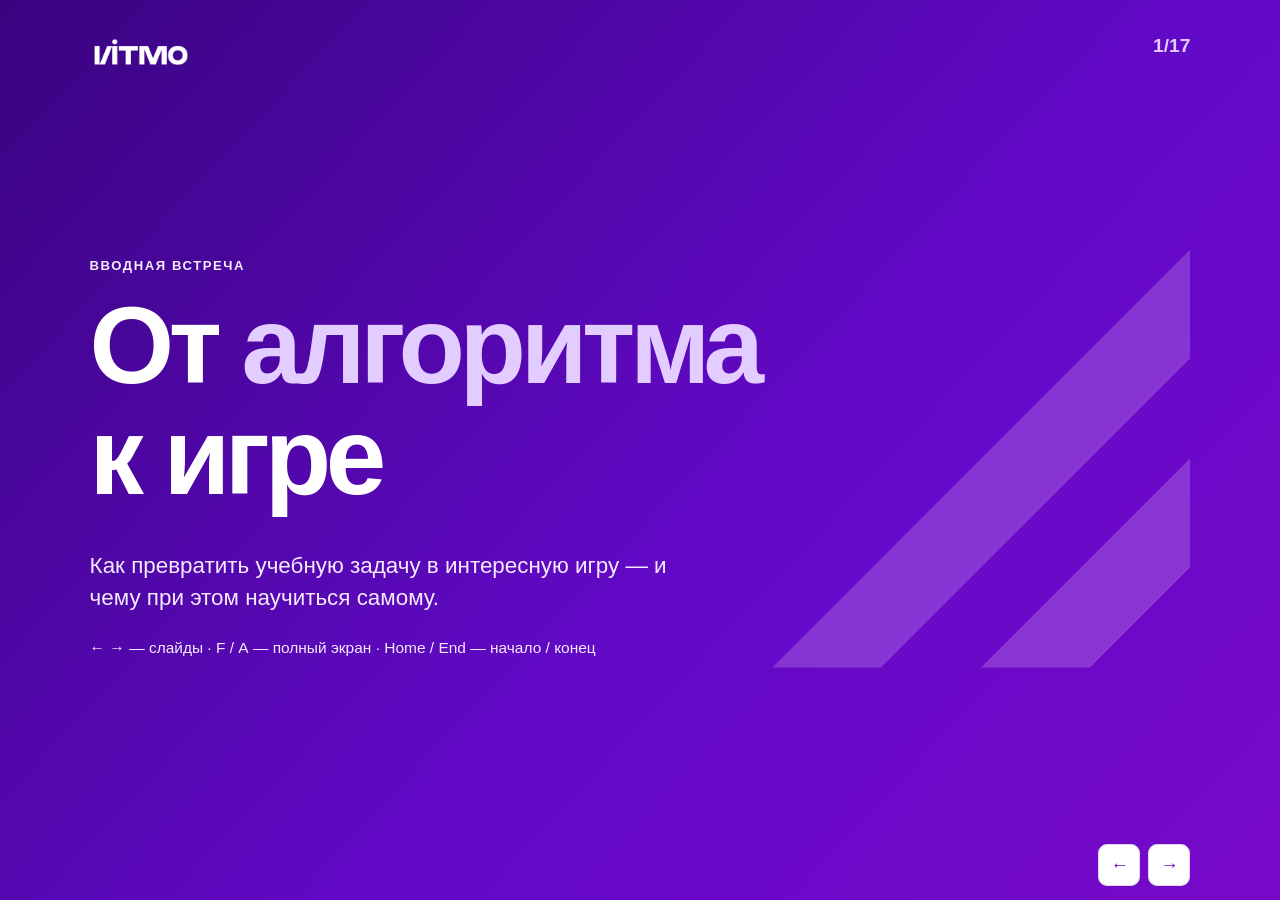
<file: index.html>
<!doctype html><html lang="ru"><head><meta charset="utf-8"><meta name="viewport" content="width=device-width,initial-scale=1"><title>От алгоритма к игре</title><style>
:root {
  --violet: #6008c4;
  --ink: #211533;
  --muted: #514262;
  --paper: #f7f3fc;
  --line: #dfd3ed;
  --gutter: clamp(20px, 7vw, 112px);
  color-scheme: light;
}
* { box-sizing: border-box; }
body {
  overflow-x: clip;
  margin: 0;
  min-height: 100dvh;
  background: var(--paper);
  color: var(--ink);
  font: clamp(16px, 1.55vw, 22px)/1.45 "Geist", "Inter", "Segoe UI", sans-serif;
}
.brand {
  position: absolute;
  top: clamp(16px, 3.5vh, 38px);
  left: var(--gutter);
}
.brand img {
  display: block;
  width: clamp(78px, 8vw, 118px);
  height: auto;
  filter: brightness(0);
}
.deck {
  width: min(100%, 1600px);
  height: 100dvh;
  overflow: clip;
  margin-inline: auto;
  padding: clamp(59px, 9vh, 86px) var(--gutter) max(64px, calc(env(safe-area-inset-bottom) + 48px));
  display: flex;
  align-items: center;
}
.slide { display: none; flex: none; width: 100%; scale: var(--slide-scale, 1); }
.slide.active { display: block; }
h1, h2, h3 { text-wrap: balance; }
h1, h2 {
  margin: 0 0 .34em;
  font-weight: 800;
  line-height: 1.02;
  letter-spacing: -.05em;
}
h1 { font-size: clamp(52px, 8.5vw, 142px); }
h2 { font-size: clamp(34px, 5.1vw, 78px); max-width: 20ch; }
h3 { margin: 0 0 .35em; font-size: 1.08em; line-height: 1.2; }
p { margin: .5em 0 1em; }
.slide > :last-child, .card > :last-child, .demo > :last-child { margin-bottom: 0; }
.eyebrow {
  margin-bottom: 1.1em;
  color: var(--violet);
  font-size: max(12px, .66em);
  font-weight: 750;
  letter-spacing: .12em;
  text-transform: uppercase;
}
.lead { max-width: 58ch; font-size: 1.13em; color: var(--muted); }
.highlight, .note, li::marker { color: var(--violet); }
.note { font-weight: 650; }
.mini { font-size: .78em; color: var(--muted); }
.big { font-size: 1.28em; font-weight: 750; }
.grid, .steps { display: grid; gap: clamp(10px, 1.4vw, 22px); }
.grid { grid-template-columns: repeat(2, minmax(0, 1fr)); }
.grid.three { grid-template-columns: repeat(3, minmax(0, 1fr)); }
.steps { grid-template-columns: repeat(4, minmax(0, 1fr)); }
.card, .step, .demo, .quote {
  background: #fff;
  border: 1px solid var(--line);
  border-radius: 16px;
  padding: clamp(14px, 1.9vw, 28px);
}
.card p, .card li, .step small { font-size: .88em; color: var(--muted); }
.step { border-top: 4px solid var(--violet); }
.step small { display: block; }
.tag {
  display: inline-block;
  margin-bottom: .8em;
  padding: .32em .7em;
  border-radius: 5px;
  background: #eee2fb;
  color: var(--violet);
  font-size: .72em;
  font-weight: 750;
}
.demo, .quote { border-left: 4px solid var(--violet); }
.quote { max-width: 58ch; font-size: 1.18em; }
ul, ol { padding-left: 1.3em; }
li { margin: .4em 0; }
ol li::marker { font-weight: 800; }
body:has(.cover.active) {
  background: linear-gradient(133deg, #390480, #6309c8 58%, #7809c8);
  color: #fff;
}
body:has(.cover.active) .brand img { filter: none; }
.cover { position: relative; isolation: isolate; }
.cover .highlight { color: #e3ccff; }
.cover .eyebrow, .cover .lead, .cover .mini { color: #f5eaff; }
.cover .lead { max-width: 48ch; }
.cover::after {
  content: "";
  position: absolute;
  z-index: -1;
  right: 0;
  top: 50%;
  width: 38%;
  aspect-ratio: 1;
  transform: translateY(-50%);
  background: repeating-linear-gradient(135deg, #f1cfff 0 13%, transparent 13% 25%);
  clip-path: polygon(0 100%, 100% 0, 100% 100%);
  opacity: .22;
}
.slide-number {
  position: absolute;
  top: clamp(16px, 3.5vh, 38px);
  right: var(--gutter);
  color: var(--violet);
  font-size: clamp(16px, 1.5vw, 22px);
  font-weight: 750;
  font-variant-numeric: tabular-nums;
}
body:has(.cover.active) .slide-number { color: #e3ccff; }
.controls {
  position: fixed;
  z-index: 1;
  right: var(--gutter);
  bottom: max(14px, env(safe-area-inset-bottom));
  display: flex;
  gap: 8px;
}
button {
  min-width: 42px;
  min-height: 42px;
  background: #fff;
  color: var(--violet);
  border: 1px solid var(--line);
  border-radius: 9px;
  font-family: inherit;
  font-weight: 700;
  font-size: 18px;
  cursor: pointer;
}
button:hover { background: #eee2fb; }
button:focus-visible { outline: 3px solid var(--violet); outline-offset: 2px; }
@media (max-width: 850px) {
  .grid.three, .steps { grid-template-columns: repeat(2, minmax(0, 1fr)); }
}
@media (max-width: 560px) {
  .grid, .grid.three, .steps { grid-template-columns: 1fr; }
  h1 { font-size: clamp(44px, 12vw, 68px); }
  .cover::after { width: 52%; opacity: .12; }
}
.speaker-layout {
  display: grid;
  grid-template-columns: minmax(0, 1.5fr) minmax(0, 1fr);
  align-items: center;
  gap: clamp(22px, 5vw, 76px);
}
.speaker-photo {
  display: block;
  width: min(100%, 320px);
  height: auto;
  aspect-ratio: 4 / 5;
  object-fit: cover;
  object-position: center 65%;
  border-radius: 20px;
  justify-self: end;
}
.speaker-links {
  display: flex;
  flex-wrap: wrap;
  gap: 10px;
  margin-top: 1.4em;
}
.speaker-links a {
  padding: .45em .85em;
  border-radius: 9px;
  background: #eee2fb;
  color: var(--violet);
  font-size: .88em;
  font-weight: 650;
  text-decoration: none;
}
.speaker-links a:hover { text-decoration: underline; }
.speaker-links a:focus-visible { outline: 3px solid var(--violet); outline-offset: 2px; }
@media (max-width: 560px) {
  .speaker-layout { grid-template-columns: 1fr; }
  .speaker-photo { width: min(100%, 220px); justify-self: start; }
}
.deck:has(.showcase.active) {
  padding: clamp(59px, 9vh, 86px) var(--gutter) max(60px, calc(env(safe-area-inset-bottom) + 48px));
}
.showcase.active, .showcase.measuring {
  display: grid;
  grid-template-columns: minmax(200px, 270px) minmax(0, 1fr);
  align-items: center;
  gap: clamp(20px, 4vw, 72px);
}
.showcase-copy .eyebrow { margin-bottom: .75em; }
.showcase-copy h2 {
  margin: 0;
  font-size: clamp(32px, 4vw, 62px);
  max-width: 12ch;
}
#snake-games .showcase-copy h2 { font-size: clamp(28px, 3vw, 46px); }
.showcase-notes {
  margin-top: clamp(14px, 2.5vh, 24px);
  padding-top: 13px;
  border-top: 1px solid var(--line);
  color: var(--muted);
  font-size: clamp(14px, 1.15vw, 18px);
  line-height: 1.38;
}
.showcase-notes h3 { color: var(--ink); }
.showcase-notes p, .showcase-notes ul { margin: .55em 0; }
.showcase-notes > :last-child { margin-bottom: 0; }
.showcase-grid {
  display: grid;
  grid-template-columns: repeat(2, minmax(0, 1fr));
  gap: clamp(8px, 1vw, 16px);
  width: min(100%, max(500px, calc(100svh - 140px)), 1000px);
  justify-self: center;
}
.showcase-window {
  display: grid;
  grid-template-rows: 38px minmax(0, 1fr);
  width: 100%;
  aspect-ratio: 1;
  overflow: hidden;
  min-width: 0;
  background: var(--chat-surface);
  color: var(--chat-ink);
  border: 1px solid var(--chat-line);
  border-radius: 17px;
  box-shadow: 0 7px 24px #2414350c;
}
.showcase-window.gpt {
  --chat-surface: #fff;
  --chat-ink: #212121;
  --chat-line: #e4e4e4;
  --chat-accent: #212121;
  --chat-bubble: #f3f3f3;
}
.showcase-window.claude {
  --chat-surface: #faf8f1;
  --chat-ink: #302924;
  --chat-line: #e2dbcf;
  --chat-accent: #a94c32;
  --chat-bubble: #efebe3;
}
.showcase-window.alisa {
  --chat-surface: #f8f6ff;
  --chat-ink: #262039;
  --chat-line: #e4dcf6;
  --chat-accent: #682ae5;
  --chat-bubble: #ebe2ff;
}
.showcase-window.giga {
  --chat-surface: #111d29;
  --chat-ink: #eff8fa;
  --chat-line: #2d4654;
  --chat-accent: #60ecd1;
  --chat-bubble: #253747;
}
.window-bar {
  display: flex;
  align-items: center;
  justify-content: space-between;
  gap: 6px;
  padding: 0 clamp(7px, 1vw, 14px);
  border-bottom: 1px solid var(--chat-line);
  background: var(--chat-surface);
  color: var(--chat-ink);
}
.window-bar h3 {
  display: flex;
  align-items: center;
  gap: 6px;
  margin: 0;
  font-size: clamp(12px, 1.25vw, 18px);
}
.window-bar small { font-size: .67em; font-weight: 500; opacity: .72; }
.window-bar a { color: inherit; font-size: 12px; white-space: nowrap; }
.window-mark {
  width: 1.15em;
  text-align: center;
  color: var(--chat-accent);
  font-family: system-ui, sans-serif;
}
.claude .window-mark { font-size: 1.28em; line-height: 1; }
.alisa .window-mark, .giga .window-mark {
  height: 1.1em;
  border-radius: 50%;
  background: radial-gradient(circle at 30% 20%, #e2f7ff, transparent 45%),
    linear-gradient(145deg, #9774ff, #6626e6 64%, #ff83cd);
}
.giga .window-mark { background: linear-gradient(140deg, #82f89f, #15c7c7 64%, #4075ee); }
.chat-preview {
  display: flex;
  flex-direction: column;
  gap: clamp(6px, 1.4vh, 13px);
  min-height: 0;
  padding: clamp(9px, 1.25vw, 18px);
}
.chat-preview p {
  margin: 0;
  padding: .48em .72em;
  font-size: clamp(11px, 1.1vw, 16px);
  line-height: 1.34;
}
.chat-question {
  align-self: end;
  max-width: 92%;
  background: var(--chat-bubble);
  border-radius: 13px 13px 4px 13px;
}
.chat-preview .chat-answer { padding-inline: .15em; }
.claude .chat-answer { font-family: Georgia, serif; font-size: clamp(12px, 1.26vw, 18px); }
.alisa .chat-answer { border-left: 2px solid #a980ff; padding-left: .62em; }
.chat-artifact {
  display: flex;
  align-items: center;
  gap: 8px;
  padding: 7px 9px;
  border: 1px solid var(--chat-line);
  border-radius: 9px;
  color: var(--chat-ink);
  font: 600 clamp(10px, .95vw, 13px)/1.26 system-ui, sans-serif;
}
.chat-artifact span:first-child { color: var(--chat-accent); }
.gpt .chat-artifact { background: #f7f7f7; font-family: ui-monospace, monospace; }
.claude .chat-artifact { background: #fffdf8; }
.giga .chat-artifact { background: #1d2d3b; }
.chat-composer {
  display: flex;
  align-items: center;
  justify-content: space-between;
  gap: 6px;
  min-height: 31px;
  margin-top: auto;
  padding: 4px 7px 4px 10px;
  border: 1px solid var(--chat-line);
  border-radius: 18px;
  background: var(--chat-surface);
  color: var(--chat-ink);
  font-size: clamp(10px, .9vw, 13px);
}
.chat-composer span:first-child { opacity: .65; }
.chat-composer b {
  flex: none;
  width: 22px;
  line-height: 22px;
  border-radius: 50%;
  background: var(--chat-accent);
  color: var(--chat-surface);
  text-align: center;
}
.claude .chat-composer { border-radius: 11px; }
.claude .chat-composer b { border-radius: 6px; }
.alisa .chat-composer { background: #fff; }
.giga .chat-composer { background: #1b2938; }
.showcase-window iframe {
  width: 100%;
  height: 100%;
  border: 0;
  pointer-events: none;
  background: var(--chat-surface);
}
@media (max-width: 820px) {
  .showcase.active, .showcase.measuring { grid-template-columns: 1fr; align-content: start; gap: 12px; }
  .showcase-copy h2, #snake-games .showcase-copy h2 {
    max-width: none;
    font-size: clamp(23px, 5.15vw, 37px);
  }
  .showcase-copy { display: contents; }
  .showcase-grid { grid-row: 2; width: min(100%, 640px); }
  .showcase-notes { grid-row: 3; margin-top: 0; }
}
@media (max-width: 560px) {
  .showcase-window { border-radius: 11px; min-height: 190px; grid-template-rows: 31px minmax(0, 1fr); }
  .window-bar small { display: none; }
  .window-bar a { font-size: 10px; }
  .chat-artifact, .chat-composer { display: none; }
  .chat-preview { justify-content: center; }
  .chat-question { max-width: 100%; }
}
@media (prefers-reduced-motion: no-preference) {
  .showcase.active .chat-question { animation: chat-in 350ms .2s both; }
  .showcase.active .chat-answer { animation: chat-in 400ms 1.05s both; }
  .showcase.active .chat-artifact { animation: chat-in 350ms 1.55s both; }
  .showcase.active .showcase-window:nth-child(even) .chat-question { animation-delay: .4s; }
  .showcase.active .showcase-window:nth-child(even) .chat-answer { animation-delay: 1.3s; }
  .showcase.active .showcase-window:nth-child(even) .chat-artifact { animation-delay: 1.8s; }
  @keyframes chat-in {
    from { opacity: 0; transform: translateY(8px); }
    to { opacity: 1; transform: translateY(0); }
  }
}
.quality-card {
  --quality-ink: #9f253a;
  --quality-border: #cb344f;
  --quality-paper: #fff0f2;
  border: 2px solid var(--quality-border);
  background: var(--quality-paper);
}
.quality-card.applied {
  --quality-ink: #765200;
  --quality-border: #b98508;
  --quality-paper: #fff7d9;
}
.quality-card.educational {
  --quality-ink: #12623e;
  --quality-border: #23835a;
  --quality-paper: #e9f8ee;
}
.quality-card h3, .quality-card strong { color: var(--quality-ink); }
.quality-card strong { font-size: .78em; }
.roadmap-steps {
  display: grid;
  grid-template-columns: repeat(3, minmax(0, 1fr));
  gap: clamp(10px, 1.5vw, 22px);
  padding: 0;
  list-style: none;
  counter-reset: roadmap-step;
}
.roadmap-steps li {
  margin: 0;
  padding: clamp(15px, 2vw, 28px);
  border: 1px solid var(--line);
  border-radius: 14px;
  background: #fff;
  color: var(--ink);
  counter-increment: roadmap-step;
}
.roadmap-steps li::before {
  display: block;
  margin-bottom: .45em;
  color: var(--violet);
  font-size: 1.4em;
  font-weight: 750;
  content: counter(roadmap-step, decimal-leading-zero);
}
.roadmap-steps p { margin-bottom: 0; }
@media (max-width: 560px) {
  .roadmap-steps { grid-template-columns: 1fr; }
}
.anatomy h2 { max-width: none; }
.anatomy .lead { margin-bottom: .8em; }
.anatomy-card { padding: clamp(12px, 1.5vw, 24px); }
.anatomy-symbol {
  display: inline-grid;
  place-items: center;
  min-width: 2em;
  height: 2em;
  margin-bottom: .45em;
  padding-inline: .35em;
  border-radius: 8px;
  color: #234f9d;
  background: #e7efff;
  font-size: .83em;
  font-weight: 750;
}
.anatomy-symbol svg { width: 1.3em; height: 1.3em; }
.anatomy-symbol.sound { color: #6622a1; background: #f0e5fc; }
.anatomy-symbol.mechanics { color: #13624b; background: #e6f5ed; }
.anatomy-symbol.implementation { color: #815111; background: #fff1d9; }
.anatomy-summary {
  margin-top: clamp(10px, 1.5vw, 20px);
  padding: .6em 1em;
  border-radius: 12px;
  background: #ece3f8;
  color: #392050;
  font-size: .9em;
  text-align: center;
}
.anatomy-summary p { margin: .2em 0; }
.fun-tile { display: grid; }
.fun-tile > div { grid-area: 1 / 1; }
.fun-question {
  display: grid;
  place-content: center;
  justify-items: center;
  gap: .2em;
  color: var(--violet);
}
.fun-question span { font-size: 2em; font-weight: 800; line-height: 1; }
.fun-answer { visibility: hidden; }
.step-revealed .fun-question { visibility: hidden; }
.step-revealed .fun-answer { visibility: visible; }
@media (prefers-reduced-motion: no-preference) {
  .step-revealed .fun-answer { animation: chat-in 300ms ease-out both; }
}
.roadmap-note {
  margin-top: 1em;
  padding: .7em .9em;
  border-left: 3px solid var(--violet);
  background: #fff;
  color: var(--ink);
}
.techniques h2 { max-width: none; }
.techniques-grid .card { padding: clamp(11px, 1.5vw, 22px); }
.techniques-grid .card p { margin-block: .35em; }
.slide.measuring {
  position: absolute;
  visibility: hidden;
  pointer-events: none;
}
@media (max-height: 760px) {
  .brand { top: 16px; }
  .brand img { width: 86px; }
  h2 { font-size: clamp(31px, 4.6vw, 59px); }
  .eyebrow { margin-bottom: .6em; }
  .anatomy-card { padding: clamp(9px, 1vw, 15px); }
  .anatomy-symbol { float: left; margin: 0 .55em .15em 0; }
}
@media (max-width: 560px) {
  .anatomy-grid, .techniques-grid.grid.three { grid-template-columns: repeat(2, minmax(0, 1fr)); }
  .anatomy .lead { font-size: 1em; }
  .anatomy-card, .techniques-grid .card { font-size: .88em; }
  .anatomy-card h3, .techniques-grid h3 { text-wrap: wrap; }
  .roadmap-steps li { padding: 10px 12px; }
  .roadmap-steps li::before { float: left; margin: 0 .45em .2em 0; font-size: 1em; }
  .roadmap-steps p { margin-top: .3em; }
}
@media (max-width: 560px) and (max-height: 740px) {
  .showcase-window { min-height: 140px; }
}
@media (max-width: 360px) and (max-height: 680px) {
  :root { --gutter: 16px; }
  h2 { font-size: 28px; }
  .quality-grid, .techniques-grid { gap: 7px; }
  .quality-grid .card, .techniques-grid .card { padding: 8px; }
}
.game-examples {
  max-width: 1160px;
  margin-inline: auto;
}
.game-examples h2 {
  max-width: none;
  font-size: clamp(29px, 4.1vw, 60px);
}
.game-examples .eyebrow { margin-bottom: .6em; }
.game-examples-grid {
  display: grid;
  grid-template-columns: repeat(2, minmax(0, 1fr));
  gap: clamp(8px, 1.1vw, 16px);
}
.game-example {
  overflow: hidden;
  border: 1px solid var(--line);
  border-radius: 14px;
  background: #fff;
}
.game-example img {
  display: block;
  width: 100%;
  height: clamp(104px, calc((100dvh - 345px) / 2), 275px);
  object-fit: cover;
  background: #221b2f;
}
.game-example-copy { padding: .5em .75em .55em; }
.game-example h3 { margin-bottom: .25em; }
.game-example h3 a { color: inherit; text-decoration-color: var(--line); text-underline-offset: 3px; }
.game-example h3 a:hover { color: var(--violet); }
.game-example p {
  margin: 0;
  color: var(--muted);
  font-size: .82em;
  line-height: 1.28;
}
@media (max-width: 600px) {
  .game-examples h2 { font-size: clamp(25px, 6.5vw, 36px); }
  .game-example { border-radius: 9px; }
  .game-example img { height: auto; aspect-ratio: 16 / 9; }
  .game-example-copy { padding: .42em .48em; }
  .game-example h3 { font-size: .88em; text-wrap: wrap; }
  .game-example p { font-size: .74em; }
}
@media (max-height: 650px) and (min-width: 950px) {
  .game-examples-grid { grid-template-columns: repeat(4, minmax(0, 1fr)); }
  .game-example img { height: auto; aspect-ratio: 16 / 10; }
}
#snake-games .showcase-window { position: relative; }
.game-link::after {
  position: absolute;
  inset: 0;
  z-index: 1;
  content: "";
}
#snake-games .showcase-window:hover, #snake-games .showcase-window:focus-within {
  outline: 2px solid var(--violet);
  outline-offset: 2px;
}
.schedule h2 { max-width: none; font-size: clamp(25px, 4.7vw, 72px); }
.schedule-figure {
  margin: clamp(18px, 4vh, 48px) 0 0;
  padding: clamp(13px, 2.6vw, 35px);
  border: 1px solid var(--line);
  border-radius: 18px;
  background: #fff;
}
.schedule-figure figcaption { margin-bottom: .65em; color: var(--muted); }
.schedule-figure figcaption strong { color: var(--ink); }
.schedule-ruler, .schedule-track { display: grid; text-align: center; }
.schedule-ruler {
  grid-template-columns: repeat(7, 1fr);
  gap: 0;
  margin-bottom: .35em;
  color: var(--muted);
  font-size: .68em;
  font-variant-numeric: tabular-nums;
}
.schedule-ruler span {
  padding-bottom: .25em;
  border-bottom: 1px solid var(--line);
  border-left: 1px solid var(--line);
}
.schedule-ruler span:last-child { border-right: 1px solid var(--line); }
.schedule-track {
  overflow: hidden;
  min-height: clamp(52px, 10vh, 104px);
  border-radius: 11px;
  color: #fff;
  font-size: clamp(12px, 2vw, 24px);
  font-weight: 750;
}
.schedule-track span { display: grid; min-width: 0; place-items: center; white-space: nowrap; }
.schedule-track .prototype, .schedule-legend .prototype::before { background: #6219bb; }
.schedule-track .mechanics, .schedule-legend .mechanics::before { background: #245f95; }
.schedule-track .testing, .schedule-legend .testing::before { background: #216b56; }
.schedule-legend {
  display: grid;
  grid-template-columns: repeat(3, minmax(0, 1fr));
  gap: .55em 1em;
  margin: 1.25em 0 0;
  padding: 0;
  list-style: none;
}
.schedule-legend li {
  display: flex;
  align-items: flex-start;
  gap: .5em;
  margin: 0;
  font-size: .82em;
}
.schedule-legend li::before {
  flex: none;
  width: .7em;
  height: .7em;
  margin-top: .36em;
  border-radius: 3px;
  content: "";
}
.visually-hidden {
  position: absolute;
  width: 1px;
  height: 1px;
  overflow: hidden;
  clip-path: inset(50%);
  white-space: nowrap;
}
@media (max-width: 560px) {
  .schedule-legend { grid-template-columns: 1fr; }
}
.publishing h2, .schedule h2 { max-width: none; font-size: clamp(27px, 4.2vw, 62px); }
.publish-window {
  overflow: hidden;
  border: 1px solid #d0d7de;
  border-radius: 13px;
  background: #fff;
  color: #24292f;
}
.publish-top {
  display: flex;
  align-items: center;
  gap: .6em;
  padding: .58em .8em;
  border-bottom: 1px solid #d0d7de;
  background: #f6f8fa;
  color: #57606a;
  font: 650 .72em/1.3 system-ui, sans-serif;
}
.publish-top span { color: #24292f; }
.publish-body { padding: clamp(10px, 1.35vw, 20px); font-size: .86em; line-height: 1.35; }
.publish-body p { margin: .55em 0; }
.publish-body > :last-child { margin-bottom: 0; }
.publish-body a, .publish-docs a { color: var(--violet); }
.publish-ui { display: flex; align-items: center; flex-wrap: wrap; gap: 5px; }
.publish-ui kbd, .publish-field > kbd {
  display: inline-block;
  padding: 3px 6px;
  border: 1px solid #d0d7de;
  border-radius: 6px;
  background: #f6f8fa;
  font: 650 .83em/1.35 system-ui, sans-serif;
}
.publish-ui .publish-action { border-color: #1f883d; background: #1f883d; color: #fff; }
.publish-file, .publish-address {
  margin-top: .5em;
  padding: .42em .55em;
  border: 1px solid #d0d7de;
  border-radius: 6px;
  background: #f6f8fa;
  font-size: .83em;
}
.publish-file { display: flex; flex-wrap: wrap; justify-content: space-between; gap: 5px; }
.publish-field { margin: .6em 0; }
.publish-field > span { display: block; margin-bottom: .25em; color: #57606a; font-size: .85em; }
.publish-address { overflow-wrap: anywhere; }
.publish-docs { margin-top: .7em; }
.schedule-context { max-width: 78ch; color: var(--muted); font-size: .92em; }
.schedule-heading { margin-bottom: .5em; }
.schedule .schedule-figure { margin: 0; padding: clamp(12px, 2vw, 26px); }
.schedule .schedule-track { min-height: clamp(46px, 7.5vh, 82px); }
.schedule .schedule-legend { margin-top: .8em; }
.schedule-quote {
  margin-top: .75em;
  padding: .5em .8em;
  border-radius: 10px;
  background: #ece3f8;
  color: #392050;
}
.schedule-quote p { margin: .08em 0; }
.schedule-punchline, .schedule-comma { visibility: hidden; }
.schedule-suffix { display: inline-grid; }
.schedule-suffix > span { grid-area: 1 / 1; }
.step-revealed .schedule-punchline, .step-revealed .schedule-comma { visibility: visible; }
.step-revealed .schedule-teaser { visibility: hidden; }
@media (max-width: 850px) {
  .publishing-grid.grid.three { grid-template-columns: repeat(3, minmax(0, 1fr)); }
}
@media (max-width: 640px) {
  .publishing-grid.grid.three { grid-template-columns: 1fr; }
  .publish-body { font-size: .82em; }
  .schedule-context { margin-bottom: .65em; }
}
@media (prefers-reduced-motion: no-preference) {
  .publishing.active .publish-window { animation: chat-in 340ms both; }
  .publishing.active .publish-window:nth-child(2) { animation-delay: .2s; }
  .publishing.active .publish-window:nth-child(3) { animation-delay: .4s; }
  .step-revealed .schedule-punchline { animation: chat-in 280ms ease-out both; }
}
@media (max-width: 400px) and (max-height: 700px) {
  .publishing-grid { gap: 6px; }
  .publish-top { padding: .28em .55em; }
  .publish-body { padding: 6px 8px; }
  .publish-body p, .publish-field { margin-block: .3em; }
  .publish-field > span { display: inline-block; margin: 0 .3em .2em 0; }
  .publish-field .publish-ui { display: inline-flex; }
}
.practical h2 { max-width: none; font-size: clamp(27px, 4.15vw, 62px); }
.practical .eyebrow { margin-bottom: .65em; }
.practical .lead { margin-bottom: .75em; }
.tips-grid .card {
  padding: clamp(10px, 1.35vw, 20px);
  border-radius: 12px;
}
.tips-grid .card p { margin: .4em 0 0; line-height: 1.34; }
.tips-grid [data-step-card], .tips-summary { visibility: hidden; }
.tips-grid .step-card-visible, .step-revealed .tips-summary { visibility: visible; }
.tips-summary {
  display: grid;
  place-items: center;
  margin: 0;
  padding: .8em 1em;
  border-radius: 12px;
  background: #ece3f8;
  color: #502487;
  text-align: center;
  font-weight: 700;
}
@media (max-width: 560px) {
  .tips-grid { grid-template-columns: repeat(2, minmax(0, 1fr)); }
  .tips-grid .card h3 { font-size: .9em; text-wrap: wrap; }
  .tips-grid .card p, .tips-summary { font-size: .8em; }
}
@media (prefers-reduced-motion: no-preference) {
  .tips-grid .step-card-visible, .step-revealed .tips-summary { animation: chat-in 280ms ease-out both; }
}
@media (max-width: 360px) and (max-height: 680px) {
  .practical h2 { font-size: 24px; }
  .practical .lead { font-size: .9em; line-height: 1.25; }
  .tips-grid { gap: 6px; }
  .tips-grid .card, .tips-summary { padding: 7px; }
}
.closing h2 { max-width: none; font-size: clamp(35px, 6.2vw, 92px); }
.closing .speaker-links { margin-top: .6em; }
.presentation-address { margin-top: 1.25em; color: var(--muted); }
.presentation-address a { color: var(--violet); overflow-wrap: anywhere; }
</style></head><body><header class="brand"><img src="assets/itmo-white.png" alt="Университет ИТМО" width="1040" height="410"></header><span class="slide-number" id="slide-number" aria-live="polite" aria-label="Слайд 1 из 17">1/17</span><main class="deck" id="deck">
<section class="slide cover active"><div class="eyebrow">Вводная встреча</div><h1>От <span class="highlight">алгоритма</span><br>к игре</h1><p class="lead">Как превратить учебную задачу в интересную игру — и чему при этом научиться самому.</p><p class="mini">← → — слайды · F / А — полный экран · Home / End — начало / конец</p></section>
<section class="slide">
  <div class="speaker-layout">
    <div>
      <div class="eyebrow">О спикере</div>
      <h2>Илья Савенок</h2>
      <p class="lead">Game Developer, Agentic Developer &amp; Product Owner в <strong>Original Games</strong></p>
      <nav class="speaker-links" aria-label="Контакты Ильи Савенка">
        <a href="https://t.me/i7nock" aria-label="Telegram, t.me/i7nock">t.me/i7nock</a>
        <a href="https://vk.ru/i7nock" aria-label="ВКонтакте, vk.ru/i7nock">vk.ru/i7nock</a>
        <a href="mailto:i7ok@yandex.ru">i7ok@yandex.ru</a>
      </nav>
    </div>
    <img class="speaker-photo" src="assets/ilya-savenok.jpg" alt="Илья Савенок" width="1198" height="1600">
  </div>
</section>
<section class="slide anatomy" id="game-experience" data-step-reveal="Открыть ответ">
  <div class="eyebrow">Игровой опыт</div>
  <h2>Из чего состоит игра?</h2>
  <p class="lead">Четыре составляющие игрового опыта.</p>
  <div class="grid anatomy-grid">
    <div class="card anatomy-card">
      <span class="anatomy-symbol visual" aria-hidden="true">
        <svg viewBox="0 0 24 24" fill="none" stroke="currentColor" stroke-width="2" stroke-linecap="round" stroke-linejoin="round">
          <rect x="3" y="3" width="18" height="18" rx="3"/>
          <circle cx="9" cy="9" r="1.5"/>
          <path d="m3 17 5-4 3 3 5-6 5 5"/>
        </svg>
      </span>
      <h3>Визуал</h3><p>Что игрок видит: графику, интерфейс и анимации.</p>
    </div>
    <div class="card anatomy-card">
      <span class="anatomy-symbol sound" aria-hidden="true">♫</span>
      <h3>Звук</h3><p>Что игрок слышит: музыку, эффекты и звуки мира.</p>
    </div>
    <div class="card anatomy-card">
      <span class="anatomy-symbol mechanics" aria-hidden="true">
        <svg viewBox="0 0 24 24" fill="none" stroke="currentColor" stroke-width="2" stroke-linecap="round" stroke-linejoin="round">
          <path d="M7 6h10a4 4 0 0 1 4 3.5l1 6a2.5 2.5 0 0 1-4.2 2.2L15 15H9l-2.8 2.7A2.5 2.5 0 0 1 2 15.5l1-6A4 4 0 0 1 7 6Z"/>
          <path d="M6 10.5h4m-2-2v4m8-2h.01m2.5 2h.01"/>
        </svg>
      </span>
      <h3>Механики</h3><p>Что игрок делает и по каким правилам действует.</p>
    </div>
    <div class="card anatomy-card fun-tile">
      <div id="fun-question" class="fun-question">
        <span aria-hidden="true">?</span>
        <h3>Чего не хватает?</h3>
      </div>
      <div id="fun-answer" class="fun-answer">
        <span class="anatomy-symbol implementation" aria-hidden="true">✦</span>
        <h3>Фан (Fun)</h3><p>Что игрок чувствует: азарт, интерес и удовольствие от игры.</p>
      </div>
    </div>
  </div>
  <div class="anatomy-summary">
    <p>Визуал и звук создают атмосферу.</p>
    <p>Механики создают игровой процесс.</p>
    <p class="fun-answer"><strong>Фан заставляет хотеть играть дальше.</strong></p>
  </div>
</section>
<section class="slide" id="game-quality">
  <div class="eyebrow">Цель проекта</div>
  <h2>Создаём <span class="highlight">обучающую игру</span></h2>
  <p class="lead">Симуляция показывает, как работает алгоритм. В нашей игре у игрока есть цель, правила и выбор: он применяет алгоритм и видит последствия своих решений.</p>
  <div class="grid three quality-grid">
    <div class="card quality-card decorative">
      <h3>1. Декоративно</h3>
      <p>Платформер, а между уровнями — тест про алгоритм.</p>
      <strong>Исключаем</strong>
    </div>
    <div class="card quality-card applied">
      <h3>2. Прикладно</h3>
      <p>Игрок решает задачу маршрута, но может действовать наугад.</p>
      <strong>Нужно доработать</strong>
    </div>
    <div class="card quality-card educational">
      <h3>3. Обучающе</h3>
      <p>Игрок применяет шаги метода, видит ошибки и переносит навык на новые задачи.</p>
      <strong>Цель проекта</strong>
    </div>
  </div>
</section>
<section class="slide"><div class="eyebrow">Пять вопросов</div><h2>Проверьте свою идею</h2><ol><li>Что произойдёт, если игрок ошибётся?</li><li>Какое решение он принимает сам?</li><li>Почему нельзя всегда действовать одинаково?</li><li>Что изменится на следующем уровне?</li><li>Как проверить, чему игрок научился?</li></ol></section>
<section class="slide roadmap" id="project-order">
  <div class="eyebrow">Порядок работы</div>
  <h2>Начните с алгоритма</h2>
  <ol class="roadmap-steps">
    <li><h3>Разберите алгоритм</h3><p>Определите, какие шаги игрок должен освоить.</p></li>
    <li><h3>Придумайте игру</h3><p>Превратите эти шаги в действия игрока, правила и цель.</p></li>
    <li><h3>Напишите код</h3><p>Соберите прототип и проверьте его на игроках.</p></li>
  </ol>
  <p class="roadmap-note"><strong>Проверьте механику.</strong> Какое решение принимает игрок? Какой цели он добивается? Как он увидит последствия и сможет учиться на ошибках?</p>
</section>
<section class="slide techniques"><div class="eyebrow">Игровой дизайн</div><h2>Шесть способов оживить алгоритм</h2><div class="grid three techniques-grid"><div class="card"><h3>01. Дать физический смысл</h3><p>Числа → сырьё, вес, время, энергия.</p><p>Линейное программирование → фабрика с ограниченными ресурсами.</p></div>
<div class="card"><h3>02. Сделать операции действиями</h3><p>Сравнения и обмены → перестановка предметов на конвейере.</p></div>
<div class="card"><h3>03. Сделать ограничения правилами</h3><p>Задача о рюкзаке → экспедиция с лимитом переносимого груза.</p></div>
<div class="card"><h3>04. Оценивать эффективность</h3><p>Больше очков за меньшее число операций или меньшую стоимость решения.</p></div>
<div class="card"><h3>05. Дать право на ошибку</h3><p>Попытка → последствия → объяснение → новая попытка.</p></div>
<div class="card"><h3>06. Усложнять постепенно</h3><p>Сначала простая задача, затем новые ограничения и нестандартные случаи.</p></div></div></section>
<section class="slide game-examples" id="game-examples-physics">
  <div class="eyebrow">Примеры игровых механик</div>
  <h2>Физика и автоматизация</h2>
  <div class="game-examples-grid">
    <article class="game-example">
      <img src="assets/gameplay/beamng-drive.webp" alt="Столкновение автомобилей с грузовиком" width="960" height="540">
      <div class="game-example-copy">
        <h3><a href="https://store.steampowered.com/app/284160/" aria-label="BeamNG.drive, страница игры в Steam">BeamNG.drive</a></h3>
        <p>Сравнить деформацию машины при разных скоростях и углах удара.</p>
      </div>
    </article>
    <article class="game-example">
      <img src="assets/gameplay/assetto-corsa.webp" alt="Гоночные машины проходят поворот" width="960" height="540">
      <div class="game-example-copy">
        <h3><a href="https://store.steampowered.com/app/244210/" aria-label="Assetto Corsa, страница игры в Steam">Assetto Corsa</a></h3>
        <p>Подобрать точку торможения и траекторию в повороте.</p>
      </div>
    </article>
    <article class="game-example">
      <img src="assets/gameplay/portal-2.webp" alt="Портал и платформы в испытательной камере" width="960" height="540">
      <div class="game-example-copy">
        <h3><a href="https://store.steampowered.com/app/620/" aria-label="Portal 2, страница игры в Steam">Portal 2</a></h3>
        <p>Использовать скорость падения для прыжка через портал.</p>
      </div>
    </article>
    <article class="game-example">
      <img src="assets/gameplay/factorio.webp" alt="Производственные линии и конвейеры" width="960" height="540">
      <div class="game-example-copy">
        <h3><a href="https://store.steampowered.com/app/427520/" aria-label="Factorio, страница игры в Steam">Factorio</a></h3>
        <p>Найти узкое место и увеличить пропускную способность линии.</p>
      </div>
    </article>
  </div>
</section>
<section class="slide game-examples" id="game-examples-systems">
  <div class="eyebrow">Примеры игровых механик</div>
  <h2>Конструкции и системы</h2>
  <div class="game-examples-grid">
    <article class="game-example">
      <img src="assets/gameplay/besiege.webp" alt="Машина в редакторе конструкций" width="960" height="540">
      <div class="game-example-copy">
        <h3><a href="https://store.steampowered.com/app/346010/" aria-label="Besiege, страница игры в Steam">Besiege</a></h3>
        <p>Собрать машину и на практике проверить её устойчивость.</p>
      </div>
    </article>
    <article class="game-example">
      <img src="assets/gameplay/cities-skylines.webp" alt="Городская развязка и жилые кварталы сверху" width="960" height="540">
      <div class="game-example-copy">
        <h3><a href="https://store.steampowered.com/app/255710/" aria-label="Cities: Skylines, страница игры в Steam">Cities: Skylines</a></h3>
        <p>Проверить, как планировка дорог влияет на пробки.</p>
      </div>
    </article>
    <article class="game-example">
      <img src="assets/gameplay/civilization-vi.webp" alt="Карта с городами, границами и панелью технологий" width="960" height="540">
      <div class="game-example-copy">
        <h3><a href="https://store.steampowered.com/app/289070/" aria-label="Sid Meier’s Civilization VI, страница игры в Steam">Sid Meier’s Civilization VI</a></h3>
        <p>Распределять ресурсы между развитием городов и исследованиями.</p>
      </div>
    </article>
    <article class="game-example">
      <img src="assets/gameplay/noita.webp" alt="Огонь распространяется по пещере" width="960" height="540">
      <div class="game-example-copy">
        <h3><a href="https://store.steampowered.com/app/881100/" aria-label="Noita, страница игры в Steam">Noita</a></h3>
        <p>Экспериментировать с тем, как огонь и жидкости меняют окружение.</p>
      </div>
    </article>
  </div>
</section>
<section class="slide"><div class="eyebrow">Первый шаг</div><h2>Мини-GDD: <span class="highlight">концепция вашей игры</span></h2><div class="grid"><div class="card"><h3>Учебная часть</h3><ul><li>Дисциплина и алгоритм</li><li>Что нужно освоить</li><li>Как алгоритм связан с действиями игрока</li><li>Как проверить освоение</li></ul></div><div class="card"><h3>Игровая часть</h3><ul><li>Название, жанр и сеттинг</li><li>Основная механика</li><li>Цель, правила, победа и поражение</li><li>Набросок внешнего вида</li></ul></div></div><p class="lead">Объём: 1–3 страницы. Код пока не нужен. Черновик лучше идеальной пустоты.</p></section>
<section class="slide showcase" id="snake-chats">
  <div class="showcase-copy">
    <div class="showcase-title">
      <div class="eyebrow">Примеры диалогов</div>
      <h2>Просто и бесплатно</h2>
    </div>
    <div class="showcase-notes">
      <h3>Зачем это нужно</h3>
      <p>Поймите алгоритм настолько хорошо, чтобы превратить его в правила, решения и последствия внутри игры.</p>
      <ul>
        <li><strong>Как исследователь</strong> разберите шаги, ограничения и типичные ошибки алгоритма.</li>
        <li><strong>Как геймдизайнер</strong> превратите эти знания в действия игрока и игровые ситуации, которые можно проверить.</li>
      </ul>
    </div>
  </div>
  <div class="showcase-grid">
    <article class="showcase-window gpt">
      <div class="window-bar"><h3><span class="window-mark" aria-hidden="true">☰</span>ChatGPT <small>OpenAI</small></h3></div>
      <div class="chat-preview">
        <p class="chat-question">сделай мне браузерную змейку</p>
        <p class="chat-answer">Сделаю неоновую змейку.</p>
        <div class="chat-artifact"><span aria-hidden="true">⌘</span><span>snake.html</span></div>
        <div class="chat-composer" aria-hidden="true"><span>Спросите что-нибудь</span><b>↑</b></div>
      </div>
    </article>
    <article class="showcase-window claude">
      <div class="window-bar"><h3><span class="window-mark" aria-hidden="true">✳</span>Claude <small>Anthropic</small></h3></div>
      <div class="chat-preview">
        <p class="chat-question">сделай мне браузерную змейку</p>
        <p class="chat-answer">Сделаю шахматную змейку.</p>
        <div class="chat-artifact"><span aria-hidden="true">⌘</span><span>Шахматная змейка · HTML</span></div>
        <div class="chat-composer" aria-hidden="true"><span>Ответить Claude</span><b>↑</b></div>
      </div>
    </article>
    <article class="showcase-window alisa">
      <div class="window-bar"><h3><span class="window-mark" aria-hidden="true"></span>Алиса <small>Яндекс</small></h3></div>
      <div class="chat-preview">
        <p class="chat-question">сделай мне браузерную змейку</p>
        <p class="chat-answer">Сделаю змейку в темноте.</p>
        <div class="chat-artifact"><span aria-hidden="true">⌘</span><span>Змейка во тьме · HTML</span></div>
        <div class="chat-composer" aria-hidden="true"><span>Напишите Алисе</span><b>↑</b></div>
      </div>
    </article>
    <article class="showcase-window giga">
      <div class="window-bar"><h3><span class="window-mark" aria-hidden="true"></span>ГигаЧат <small>Сбер</small></h3></div>
      <div class="chat-preview">
        <p class="chat-question">сделай мне браузерную змейку</p>
        <p class="chat-answer">Сделаю змейку.</p>
        <div class="chat-artifact"><span aria-hidden="true">⌘</span><span>Змейка 2.0 · HTML</span></div>
        <div class="chat-composer" aria-hidden="true"><span>Введите сообщение</span><b>↑</b></div>
      </div>
    </article>
  </div>
</section>
<section class="slide showcase" id="snake-games">
  <div class="showcase-copy">
    <div class="showcase-title">
      <div class="eyebrow">Игры на автопилоте</div>
      <h2>Четыре «Змейки»</h2>
    </div>
    <div class="showcase-notes">
      <p>Четыре браузерные игры за один час. Каждую помог сделать свой ИИ, и все четыре версии получились бесплатно.</p>
      <h3>Сравните результаты</h3>
      <p>Что изменилось в правилах и управлении? Какие идеи оказались интереснее в игре, чем в чате?</p>
      <p class="note">Почему результаты отличаются и какая версия получилась лучше?</p>
    </div>
  </div>
  <div class="showcase-grid">
    <article class="showcase-window gpt">
      <div class="window-bar"><h3><span class="window-mark" aria-hidden="true">☰</span>ChatGPT <small>OpenAI</small></h3><a class="game-link" href="https://i7ok.github.io/GPT_Snake/" target="_blank" rel="noopener" aria-label="Открыть игру от ChatGPT в новой вкладке">Играть ↗</a></div>
      <iframe title="Змейка от ChatGPT в режиме автопилота" data-src="games/chatgpt.html" sandbox="allow-scripts" tabindex="-1"></iframe>
    </article>
    <article class="showcase-window claude">
      <div class="window-bar"><h3><span class="window-mark" aria-hidden="true">✳</span>Claude <small>Anthropic</small></h3><a class="game-link" href="https://i7ok.github.io/Claude_Snake/" target="_blank" rel="noopener" aria-label="Открыть игру от Claude в новой вкладке">Играть ↗</a></div>
      <iframe title="Змейка от Claude в режиме автопилота" data-src="games/claude.html" sandbox="allow-scripts" tabindex="-1"></iframe>
    </article>
    <article class="showcase-window alisa">
      <div class="window-bar"><h3><span class="window-mark" aria-hidden="true"></span>Алиса <small>Яндекс</small></h3><a class="game-link" href="https://i7ok.github.io/Alisa_Snake/" target="_blank" rel="noopener" aria-label="Открыть игру от Алиса в новой вкладке">Играть ↗</a></div>
      <iframe title="Змейка от Алиса в режиме автопилота" data-src="games/alisa.html" sandbox="allow-scripts" tabindex="-1"></iframe>
    </article>
    <article class="showcase-window giga">
      <div class="window-bar"><h3><span class="window-mark" aria-hidden="true"></span>ГигаЧат <small>Сбер</small></h3><a class="game-link" href="https://i7ok.github.io/Giga_snake/" target="_blank" rel="noopener" aria-label="Открыть игру от ГигаЧат в новой вкладке">Играть ↗</a></div>
      <iframe title="Змейка от ГигаЧат в режиме автопилота" data-src="games/gigachat.html" sandbox="allow-scripts" tabindex="-1"></iframe>
    </article>
  </div>
</section>
<section class="slide publishing" id="publish-game">
  <div class="eyebrow">Публикация браузерной игры</div>
  <h2>Как выложить игру на GitHub Pages</h2>
  <div class="grid three publishing-grid">
    <article class="publish-window">
      <div class="publish-top">01 <span>Репозиторий</span></div>
      <div class="publish-body">
        <h3>Загрузите файлы игры</h3>
        <p>Создайте публичный репозиторий, например <code>my-game</code>.</p>
        <div class="publish-ui"><kbd>Add file</kbd><span aria-hidden="true">→</span><kbd>Upload files</kbd></div>
        <div class="publish-file"><code>index.html</code><span>в корне</span></div>
        <p>Добавьте нужные файлы, сохранив их папки. Нажмите <strong>Commit changes</strong>.</p>
      </div>
    </article>
    <article class="publish-window">
      <div class="publish-top">02 <span>Settings → Pages</span></div>
      <div class="publish-body">
        <h3>Настройте публикацию</h3>
        <div class="publish-field"><span>Source</span><kbd>Deploy from a branch</kbd></div>
        <div class="publish-field"><span>Branch</span><div class="publish-ui"><kbd>main</kbd><kbd>/ (root)</kbd><kbd class="publish-action">Save</kbd></div></div>
      </div>
    </article>
    <article class="publish-window">
      <div class="publish-top">03 <span>GitHub Pages</span></div>
      <div class="publish-body">
        <h3>Откройте игру</h3>
        <p>После публикации вернитесь в <strong>Settings → Pages</strong> и нажмите <strong>Visit site</strong>.</p>
        <div class="publish-address"><code>https://username.github.io/my-game/</code></div>
      </div>
    </article>
  </div>
  <p class="mini publish-docs"><a href="https://docs.github.com/en/pages/getting-started-with-github-pages/creating-a-github-pages-site" target="_blank" rel="noopener">Инструкция GitHub ↗</a></p>
</section>
<section class="slide schedule" id="schedule-without-ai">
  <div class="eyebrow">Работа над игрой</div>
  <h2>Вайбкодинг <span class="highlight">≠</span> агентная разработка</h2>
  <p class="schedule-context">Тщательно проверяйте каждую часть игры, особенно если вы не хотите разбираться в коде, который может разрастись. Проверьте управление, правила и повторный запуск. После изменений повторяйте проверки.</p>
  <h3 class="schedule-heading">Разработка без ИИ</h3>
  <figure class="schedule-figure">
    <figcaption>Всего <strong>7 дней</strong></figcaption>
    <div class="schedule-ruler" aria-hidden="true"><span>1</span><span>2</span><span>3</span><span>4</span><span>5</span><span>6</span><span>7</span></div>
    <div class="schedule-track" style="grid-template-columns: 4fr 2fr 1fr" aria-hidden="true">
      <span class="prototype">4 дня</span>
      <span class="mechanics">2 дня</span>
      <span class="testing">1 день</span>
    </div>
    <ul class="schedule-legend" aria-label="Этапы разработки">
      <li class="prototype"><span>Создание рабочего прототипа</span><span class="visually-hidden">, 4 дня</span></li>
      <li class="mechanics"><span>Доработка механик и функциональности</span><span class="visually-hidden">, 2 дня</span></li>
      <li class="testing"><span>Тестирование, балансировка и полировка</span><span class="visually-hidden">, 1 день</span></li>
    </ul>
  </figure>
  <div class="schedule-quote">
    <p>Не так страшны первые 80% работы<span class="schedule-suffix"><span class="schedule-teaser">, как…</span><span class="schedule-comma">,</span></span></p>
    <p class="schedule-punchline" aria-hidden="true"><strong>как вторые 80% работы</strong></p>
  </div>
</section>
<section class="slide schedule" id="schedule-with-ai" data-step-reveal="Показать концовку">
  <div class="eyebrow">Работа над игрой</div>
  <h2>Вайбкодинг <span class="highlight">≠</span> агентная разработка</h2>
  <p class="schedule-context">Тщательно проверяйте каждую часть игры, особенно если вы не хотите разбираться в коде, который может разрастись. Проверьте управление, правила и повторный запуск. После изменений повторяйте проверки.</p>
  <h3 class="schedule-heading">Разработка с ИИ</h3>
  <figure class="schedule-figure">
    <figcaption>Всего <strong>7 дней</strong></figcaption>
    <div class="schedule-ruler" aria-hidden="true"><span>1</span><span>2</span><span>3</span><span>4</span><span>5</span><span>6</span><span>7</span></div>
    <div class="schedule-track" style="grid-template-columns: 1fr 2fr 4fr" aria-hidden="true">
      <span class="prototype">1 день</span>
      <span class="mechanics">2 дня</span>
      <span class="testing">4 дня</span>
    </div>
    <ul class="schedule-legend" aria-label="Этапы разработки">
      <li class="prototype"><span>Создание рабочего прототипа</span><span class="visually-hidden">, 1 день</span></li>
      <li class="mechanics"><span>Доработка механик и функциональности</span><span class="visually-hidden">, 2 дня</span></li>
      <li class="testing"><span>Тестирование, балансировка и полировка</span><span class="visually-hidden">, 4 дня</span></li>
    </ul>
  </figure>
  <div class="schedule-quote">
    <p>Не так страшны первые 80% работы<span class="schedule-suffix"><span class="schedule-teaser">, как…</span><span class="schedule-comma">,</span></span></p>
    <p class="schedule-punchline"><strong>как вторые 80% работы</strong></p>
  </div>
</section>
<section class="slide practical" id="practical-tips" data-step-reveal="Показать следующий совет">
  <div class="eyebrow">Практические советы</div>
  <h2>Токены — ресурс. Расходуйте их с умом.</h2>
  <p class="lead">Пять принципов эффективной разработки с ИИ-агентами</p>
  <div class="grid tips-grid">
    <article class="card" data-step-card>
      <h3>1. Соблюдайте дисциплину</h3>
      <p>Следите за квотами и временем их обновления. Планируйте работу заранее.</p>
    </article>
    <article class="card" data-step-card>
      <h3>2. Дробите задачи</h3>
      <p>Разделите игру на модули, а модули — на небольшие задачи. Поручайте агенту по одной задаче.</p>
    </article>
    <article class="card" data-step-card>
      <h3>3. Ведите документацию</h3>
      <p>Фиксируйте требования, решения и прогресс в файлах проекта, чтобы к ним можно было вернуться из новой сессии.</p>
    </article>
    <article class="card" data-step-card>
      <h3>4. Управляйте контекстом</h3>
      <p>Используйте отдельные сессии и агентов для подзадач. Передавайте им сведения, нужные для конкретной работы.</p>
    </article>
    <article class="card" data-step-card>
      <h3>5. Выбирайте модель под задачу</h3>
      <p>Сильная модель — для архитектуры, средняя — для реализации, простая — для рутинных операций.</p>
    </article>
    <p class="tips-summary">Меньше лишнего контекста — больше ресурсов на полезную работу.</p>
  </div>
</section>
<section class="slide closing" id="thank-you">
  <h2>Спасибо за внимание!</h2>
  <p class="lead">Вы отвечаете за то, что сгенерировала нейросеть. Проверяйте, как работает игра, и исправляйте ошибки перед публикацией.</p>
  <h3>Илья Савенок</h3>
  <nav class="speaker-links" aria-label="Контакты Ильи Савенка">
    <a href="https://t.me/i7nock" aria-label="Telegram, t.me/i7nock">t.me/i7nock</a>
    <a href="https://vk.ru/i7nock" aria-label="ВКонтакте, vk.ru/i7nock">vk.ru/i7nock</a>
    <a href="mailto:i7ok@yandex.ru">i7ok@yandex.ru</a>
  </nav>
  <p class="presentation-address">Презентация по адресу <a href="https://i7ok.github.io/play2learn/" target="_blank" rel="noopener">https://i7ok.github.io/play2learn/</a></p>
  <p class="note">Делаем хорошо, не делаем плохо.</p>
</section>
</main><nav class="controls" aria-label="Управление слайдами"><button id="prev" aria-label="Предыдущий слайд">←</button><button id="next" aria-label="Следующий слайд">→</button></nav><script>
const slides = [...document.querySelectorAll('.slide')];
const deck = document.getElementById('deck');
const slideNumber = document.getElementById('slide-number');
const chatSlide = document.getElementById('snake-chats');
const gameSlide = document.getElementById('snake-games');
const nextButton = document.getElementById('next');
const gameFrames = gameSlide.querySelectorAll('iframe');
// Chromium blocks sibling files inside sandboxed file:// frames.
if (location.protocol === 'file:') gameFrames.forEach(frame => frame.removeAttribute('sandbox'));
const reduceMotion = matchMedia('(prefers-reduced-motion: reduce)');
let i = -1;
let transition;

function fitSlide() {
  const slide = slides[i];
  slide.style.removeProperty('--slide-scale');
  slide.style.minHeight = '';
  let height = slide.offsetHeight;

  if (slide === chatSlide || slide === gameSlide) {
    const other = slide === chatSlide ? gameSlide : chatSlide;
    other.style.width = `${slide.offsetWidth}px`;
    other.style.minHeight = '';
    other.classList.add('measuring');
    height = Math.max(height, other.offsetHeight) + 1;
    other.classList.remove('measuring');
    other.style.width = '';
    slide.style.minHeight = `${height}px`;
  }

  const {paddingTop, paddingBottom} = getComputedStyle(deck);
  const available = deck.clientHeight - parseFloat(paddingTop) - parseFloat(paddingBottom);
  slide.style.setProperty('--slide-scale', Math.min(1, available / height));
}

function show(n) {
  const next = Math.max(0, Math.min(slides.length - 1, n));
  if (next === i) return;

  transition?.cancel();
  const previous = i;
  i = next;
  slides.forEach((slide, index) => slide.classList.toggle('active', index === i));
  fitSlide();
  slideNumber.textContent = `${i + 1}/${slides.length}`;
  slideNumber.setAttribute('aria-label', `Слайд ${i + 1} из ${slides.length}`);

  if (slides[previous] === gameSlide) gameFrames.forEach(frame => frame.removeAttribute('src'));
  if (slides[i] === gameSlide) gameFrames.forEach(frame => { frame.src = frame.dataset.src; });
  slides[i].classList.remove('step-revealed');
  slides[i].querySelectorAll('.step-card-visible').forEach(card => card.classList.remove('step-card-visible'));
  nextButton.setAttribute('aria-label', slides[i].dataset.stepReveal || 'Следующий слайд');
  history.replaceState(null, '', `#${i + 1}`);

  if (previous < 0 || reduceMotion.matches) return;
  const previousTrack = slides[previous].querySelector('.schedule-track');
  const nextTrack = slides[i].querySelector('.schedule-track');
  if (previousTrack && nextTrack) {
    transition = nextTrack.animate([
      { gridTemplateColumns: previousTrack.style.gridTemplateColumns },
      { gridTemplateColumns: nextTrack.style.gridTemplateColumns },
    ], { duration: 850, easing: 'cubic-bezier(.22,.7,.25,1)' });
    return;
  }

  const sameGrid = slides[i].matches('.showcase') && slides[previous].matches('.showcase');
  const offset = i > previous ? 26 : -26;
  transition = slides[i].animate([
    { opacity: 0, transform: sameGrid ? 'none' : `translateX(${offset}px) scale(.99)` },
    { opacity: 1, transform: 'none' },
  ], { duration: 340, easing: 'cubic-bezier(.2,.75,.25,1)' });
}

document.getElementById('prev').onclick = () => show(i - 1);
function advance(repeat = false) {
  const slide = slides[i];
  if (slide.dataset.stepReveal) {
    if (repeat) return;
    if (!slide.classList.contains('step-revealed')) {
      const pendingCards = slide.querySelectorAll('[data-step-card]:not(.step-card-visible)');
      pendingCards[0]?.classList.add('step-card-visible');
      if (pendingCards.length > 1) return;
      slide.classList.add('step-revealed');
      nextButton.setAttribute('aria-label', 'Следующий слайд');
      return;
    }
  }
  show(i + 1);
}

nextButton.onclick = () => advance();

document.addEventListener('keydown', event => {
  if (event.defaultPrevented || event.ctrlKey || event.metaKey || event.altKey) return;
  switch (event.code) {
    case 'Space':
      if (event.target.closest('button, a')) return;
      // Let focused controls keep their native keyboard behavior.
    case 'ArrowRight':
    case 'PageDown':
      event.preventDefault();
      advance(event.repeat);
      break;
    case 'ArrowLeft':
    case 'PageUp':
      event.preventDefault();
      show(i - 1);
      break;
    case 'Home':
      event.preventDefault();
      show(0);
      break;
    case 'End':
      event.preventDefault();
      show(slides.length - 1);
      break;
    case 'KeyF':
      if (event.repeat) return;
      event.preventDefault();
      if (document.fullscreenElement) document.exitFullscreen?.();
      else document.documentElement.requestFullscreen?.();
      break;
  }
});

show(Number(location.hash.slice(1)) - 1 || 0);
new ResizeObserver(fitSlide).observe(deck);
</script></body></html>
</file>
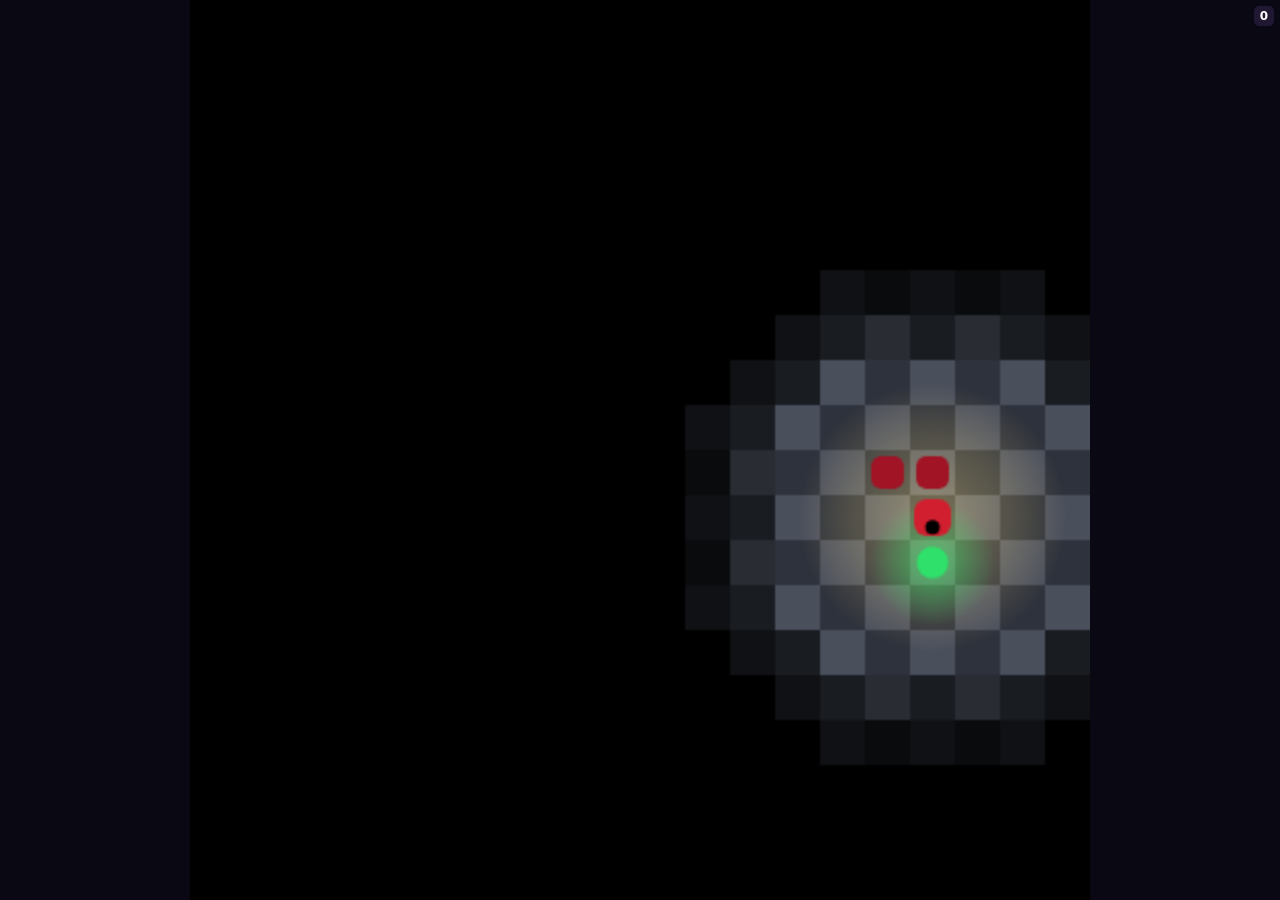
<file: games/alisa.html>
<!DOCTYPE html>
<html lang="ru">

<head>
  <meta charset="UTF-8">
  <meta name="viewport" content="width=device-width, initial-scale=1.0, user-scalable=no">
  <title>Змейка во тьме</title>
  <style>
    :root {
      --bg: #05060a;
      --text: #c9d1e0;
      --muted: #6b7285;
      --snake: #8b0f1e;
      --snake-head: #d21f2f;
      --food: #2fe06a;
      --trap: #ff5aa8;
    }

    * {
      margin: 0;
      padding: 0;
      box-sizing: border-box;
    }

    body {
      background: var(--bg);
      color: var(--text);
      font-family: system-ui, -apple-system, "Segoe UI", sans-serif;
      min-height: 100vh;
      display: flex;
      flex-direction: column;
      align-items: center;
      justify-content: center;
      gap: 14px;
      padding: 16px;
      -webkit-tap-highlight-color: transparent;
    }

    h1 {
      font-size: 26px;
      letter-spacing: 3px;
      text-transform: uppercase;
      color: #a01825;
      text-shadow: 0 0 12px rgba(210, 31, 47, 0.45);
    }

    .hud {
      display: flex;
      gap: 24px;
      font-size: 16px;
      color: var(--muted);
    }

    .hud b {
      color: var(--text);
      font-variant-numeric: tabular-nums;
    }

    .stage {
      position: relative;
    }

    canvas {
      background: #000;
      border: 2px solid #2a0f16;
      border-radius: 10px;
      touch-action: none;
      max-width: 100%;
    }

    .overlay {
      position: absolute;
      background: rgba(5, 6, 10, 0.88);
      border-radius: 10px;
      padding: 28px 40px;
      text-align: center;
      backdrop-filter: blur(2px);
    }

    .overlay h2 {
      margin-bottom: 10px;
      font-size: 24px;
      color: #d21f2f;
    }

    .overlay p {
      color: var(--muted);
      margin-bottom: 4px;
      font-size: 14px;
    }

    .hint {
      color: var(--muted);
      font-size: 14px;
      text-align: center;
    }

    .hidden {
      display: none;
    }
  </style>
<link rel="stylesheet" href="board.css">
<script src="autopilot.js"></script>
</head>

<body style="--board-background:#0a0813">
  <h1>Змейка во тьме</h1>
  <div class="hud">
    <span>Счёт: <b id="score">0</b></span>
    <span>Ловушки: <b id="trapCount">0</b></span>
    <span>Рекорд: <b id="best">0</b></span>
  </div>

  <div class="stage">
    <canvas id="game" width="440" height="440"></canvas>
    <div id="startScreen" class="overlay">
      <h2>Змейка во тьме</h2>
      <p>Ты видишь только то, что рядом с головой</p>
      <p>Зелёное свечение — еда</p>
      <p>Фиолетовое свечение — смерть</p>
      <p>Каждое яблоко добавляет новую ловушку</p>
      <p><br>Стрелки / WASD — движение</p>
      <p>Пробел — пауза · свайп на телефоне</p>
      <p><br>Нажми любую клавишу или тапни</p>
    </div>
    <div id="pauseScreen" class="overlay hidden">
      <h2>Пауза</h2>
      <p>Пробел — продолжить</p>
    </div>
    <div id="overScreen" class="overlay hidden">
      <h2 id="overTitle">Ты погас во тьме</h2>
      <p id="finalScore"></p>
      <p>Пробел или тап — заново</p>
    </div>
  </div>

  <p class="hint">Свет у головы — твой единственный друг. Стены, хвост и фиолетовые точки убивают.</p>

  <script>
    (() => {
      const GRID = 20;
      const CELL = 22;
      const VIS_RADIUS = 4.2;       // радиус видимости в клетках

      const canvas = document.getElementById('game');
      const ctx = canvas.getContext('2d');
      canvas.width = canvas.height = GRID * CELL;

      const scoreEl = document.getElementById('score');
      const trapCountEl = document.getElementById('trapCount');
      const bestEl = document.getElementById('best');
      const startScreen = document.getElementById('startScreen');
      const pauseScreen = document.getElementById('pauseScreen');
      const overScreen = document.getElementById('overScreen');
      const overTitle = document.getElementById('overTitle');
      const finalScore = document.getElementById('finalScore');

      let snake, dir, nextDir, food, traps, score, best, speed, timer, state, flicker = 0;
      // state: 'start' | 'run' | 'pause' | 'over'

      best = Number(snakeDemo.storage.getItem('snakeBest') || 0);
      bestEl.textContent = best;

      function reset() {
        snake = [{x: 9, y: 10}, {x: 8, y: 10}, {x: 7, y: 10}];
        dir = {x: 1, y: 0};
        nextDir = dir;
        score = 0;
        speed = 140;
        traps = [];          // счёт 0 — ловушек нет
        placeFood();
        placeTraps();
        updateHud();
        draw();
      }

      function updateHud() {
        scoreEl.textContent = score;
        trapCountEl.textContent = traps.length;
        bestEl.textContent = best;
      }

      // Случайная свободная клетка: не змейка, не еда, не другая ловушка
      function randomFreeCell() {
        let cell;
        do {
          cell = {
            x: Math.floor(Math.random() * GRID),
            y: Math.floor(Math.random() * GRID)
          };
        } while (
          snake.some(s => s.x === cell.x && s.y === cell.y) ||
          (cell.x === food.x && cell.y === food.y) ||
          traps.some(t => t.x === cell.x && t.y === cell.y)
        );
        return cell;
      }

      function placeFood() {
        do {
          food = {
            x: Math.floor(Math.random() * GRID),
            y: Math.floor(Math.random() * GRID)
          };
        } while (snake.some(s => s.x === food.x && s.y === food.y));
      }

      // Ловушек всегда ровно столько, сколько очков
      function placeTraps() {
        traps = [];
        for (let i = 0; i < score; i++) {
          traps.push(randomFreeCell());
        }
      }

      function step() {
        dir = snakeDemo.direction({size:GRID, snake, dir, food, hazards:traps, blockTail:true});
        const head = {x: snake[0].x + dir.x, y: snake[0].y + dir.y};

        if (head.x < 0 || head.y < 0 || head.x >= GRID || head.y >= GRID) return die('wall');
        if (snake.some(s => s.x === head.x && s.y === head.y)) return die('self');
        if (traps.some(t => t.x === head.x && t.y === head.y)) return die('trap');

        snake.unshift(head);

        if (head.x === food.x && head.y === food.y) {
          score++;
          if (score >= 40) return die('round');
          if (speed > 60) speed -= 4;
          placeFood();
          placeTraps();   // все ловушки перепрятались + добавилась одна новая
          updateHud();
          schedule();
        } else {
          snake.pop();
          schedule();
        }
        draw();
      }

      function schedule() {
        clearTimeout(timer);
        if (state === 'run') timer = setTimeout(step, speed);
      }

      function die(reason) {
        state = 'over';
        setTimeout(startGame, 750);
        clearTimeout(timer);
        if (score > best) {
          best = score;
          snakeDemo.storage.setItem('snakeBest', best);
        }
        updateHud();
        if (reason === 'trap') {
          overTitle.textContent = 'Фиолетовая точка забрала тебя';
        } else {
          overTitle.textContent = 'Ты погас во тьме';
        }
        finalScore.textContent = 'Счёт: ' + score + ' · Ловушек на поле: ' + traps.length + ' · Рекорд: ' + best;
        overScreen.classList.remove('hidden');
      }

      // Ступенчатое затемнение клетки в зависимости от расстояния до головы.
      // Возвращает альфу черноты: 0 — полностью видно, 1 — чернота.
      function fogAlpha(d, R) {
        if (d < R - CELL * 0.2) return 0;        // внутри радиуса — чистая шахматка
        if (d < R + CELL * 0.4) return 0.45;     // первая отметина — полусумрак
        if (d < R + CELL * 1.4) return 0.78;     // вторая отметина — глубокий сумрак
        return 1;                                 // полная тьма
      }

      function draw() {
        const head = snake[0];
        const hx = head.x * CELL + CELL / 2;
        const hy = head.y * CELL + CELL / 2;
        const R = VIS_RADIUS * CELL * (0.98 + (flicker || 0) * 0.02);

        // === 1. Пол: шахматный порядок тёмно-серый / светло-серый ===
        for (let x = 0; x < GRID; x++) {
          for (let y = 0; y < GRID; y++) {
            ctx.fillStyle = (x + y) % 2 === 0 ? '#4a4f5c' : '#2e323c';
            ctx.fillRect(x * CELL, y * CELL, CELL, CELL);
          }
        }

        // === 2. Жёлтая светящаяся сфера — ПОД змейкой, чуть меньше радиуса ===
        ctx.globalCompositeOperation = 'lighter';
        const glowR = R * 0.72;
        const glow = ctx.createRadialGradient(hx, hy, 0, hx, hy, glowR);
        glow.addColorStop(0, 'rgba(255, 214, 90, 0.30)');
        glow.addColorStop(0.6, 'rgba(255, 214, 90, 0.14)');
        glow.addColorStop(1, 'rgba(255, 214, 90, 0)');
        ctx.fillStyle = glow;
        ctx.fillRect(hx - glowR, hy - glowR, glowR * 2, glowR * 2);
        ctx.globalCompositeOperation = 'source-over';

        const pulse = 0.75 + 0.25 * Math.sin(Date.now() / 200);

        // === 3. Еда (зелёная) — только если в радиусе видимости ===
        const fdx = food.x * CELL + CELL / 2 - hx;
        const fdy = food.y * CELL + CELL / 2 - hy;
        if (Math.sqrt(fdx * fdx + fdy * fdy) <= R) {
          const fg = ctx.createRadialGradient(
            food.x * CELL + CELL / 2, food.y * CELL + CELL / 2, 0,
            food.x * CELL + CELL / 2, food.y * CELL + CELL / 2, CELL * 1.4
          );
          fg.addColorStop(0, 'rgba(47, 224, 106, ' + (0.65 * pulse) + ')');
          fg.addColorStop(1, 'rgba(47, 224, 106, 0)');
          ctx.fillStyle = fg;
          ctx.fillRect(food.x * CELL - CELL * 0.9, food.y * CELL - CELL * 0.9, CELL * 2.8, CELL * 2.8);
          ctx.fillStyle = '#2fe06a';
          ctx.beginPath();
          ctx.arc(food.x * CELL + CELL / 2, food.y * CELL + CELL / 2, CELL * 0.35, 0, Math.PI * 2);
          ctx.fill();
        }

        // === 4. Ловушки (фиолетовые) — каждая видна только в радиусе ===
        traps.forEach(t => {
          const tdx = t.x * CELL + CELL / 2 - hx;
          const tdy = t.y * CELL + CELL / 2 - hy;
          if (Math.sqrt(tdx * tdx + tdy * tdy) <= R) {
            const tg = ctx.createRadialGradient(
              t.x * CELL + CELL / 2, t.y * CELL + CELL / 2, 0,
              t.x * CELL + CELL / 2, t.y * CELL + CELL / 2, CELL * 1.4
            );
            tg.addColorStop(0, 'rgba(255, 90, 168, ' + (0.6 * pulse) + ')');
            tg.addColorStop(1, 'rgba(255, 90, 168, 0)');
            ctx.fillStyle = tg;
            ctx.fillRect(t.x * CELL - CELL * 0.9, t.y * CELL - CELL * 0.9, CELL * 2.8, CELL * 2.8);
            ctx.fillStyle = '#ff5aa8';
            ctx.beginPath();
            ctx.arc(t.x * CELL + CELL / 2, t.y * CELL + CELL / 2, CELL * 0.35, 0, Math.PI * 2);
            ctx.fill();
          }
        });

        // === 5. Туловище змейки ===
        snake.forEach((s, i) => {
          if (i === 0) return;
          ctx.fillStyle = '#a01426';
          roundRect(s.x * CELL + 3, s.y * CELL + 3, CELL - 6, CELL - 6, 5);
        });

        // === 6. Голова — красная, со зрачком ===
        ctx.fillStyle = '#d21f2f';
        roundRect(head.x * CELL + 2, head.y * CELL + 2, CELL - 4, CELL - 4, 6);
        ctx.fillStyle = '#000';
        const px = dir.x * CELL * 0.22;
        const py = dir.y * CELL * 0.22;
        ctx.beginPath();
        ctx.arc(head.x * CELL + CELL / 2 + px, head.y * CELL + CELL / 2 + py, 3.5, 0, Math.PI * 2);
        ctx.fill();

        // === 7. Туман: чёрный, накрывает поле ступенями ПО КЛЕТКАМ ===
        for (let x = 0; x < GRID; x++) {
          for (let y = 0; y < GRID; y++) {
            const cx = x * CELL + CELL / 2;
            const cy = y * CELL + CELL / 2;
            const d = Math.sqrt((cx - hx) * (cx - hx) + (cy - hy) * (cy - hy));
            const a = fogAlpha(d, R);
            if (a > 0) {
              ctx.fillStyle = 'rgba(0, 0, 0, ' + a + ')';
              ctx.fillRect(x * CELL, y * CELL, CELL, CELL);
            }
          }
        }
      }

      function roundRect(x, y, w, h, r) {
        ctx.beginPath();
        ctx.moveTo(x + r, y);
        ctx.arcTo(x + w, y, x + w, y + h, r);
        ctx.arcTo(x + w, y + h, x, y + h, r);
        ctx.arcTo(x, y + h, x, y, r);
        ctx.arcTo(x, y, x + w, y, r);
        ctx.fill();
      }

      // лёгкое дрожание света (flicker) для атмосферы
      function animateFlicker() {
        flicker = Math.sin(Date.now() / 90) * 0.5 + Math.sin(Date.now() / 37) * 0.3;
        if (state === 'run' || state === 'pause') draw();
        requestAnimationFrame(animateFlicker);
      }

      function setDir(x, y) {
        if (dir.x === -x && dir.y === -y) return;
        nextDir = {x, y};
      }

      function startGame() {
        reset();
        state = 'run';
        startScreen.classList.add('hidden');
        overScreen.classList.add('hidden');
        schedule();
      }

      function togglePause() {
        if (state === 'run') {
          state = 'pause';
          clearTimeout(timer);
          pauseScreen.classList.remove('hidden');
        } else if (state === 'pause') {
          state = 'run';
          pauseScreen.classList.add('hidden');
          schedule();
        }
      }

      const keyMap = {
        ArrowUp: [0, -1], ArrowDown: [0, 1], ArrowLeft: [-1, 0], ArrowRight: [1, 0],
        w: [0, -1], s: [0, 1], a: [-1, 0], d: [1, 0],
        ц: [0, -1], ы: [0, 1], ф: [-1, 0], в: [1, 0]
      };

      document.addEventListener('keydown', (e) => {
        if (e.key === ' ') {
          e.preventDefault();
          if (state === 'start' || state === 'over') startGame();
          else togglePause();
          return;
        }
        if (state === 'start' || state === 'over') {startGame(); return;}
        const d = keyMap[e.key];
        if (d) {
          e.preventDefault();
          setDir(d[0], d[1]);
        }
      });

      let touchStart = null;
      canvas.addEventListener('touchstart', (e) => {
        if (state === 'start' || state === 'over') {startGame(); return;}
        touchStart = e.touches[0];
      }, {passive: true});

      canvas.addEventListener('touchmove', (e) => {
        if (!touchStart) return;
        const t = e.touches[0];
        const dx = t.clientX - touchStart.clientX;
        const dy = t.clientY - touchStart.clientY;
        if (Math.abs(dx) < 24 && Math.abs(dy) < 24) return;
        if (Math.abs(dx) > Math.abs(dy)) setDir(dx > 0 ? 1 : -1, 0);
        else setDir(0, dy > 0 ? 1 : -1);
        touchStart = null;
      }, {passive: true});

      canvas.addEventListener('click', () => {
        if (state === 'start' || state === 'over') startGame();
      });

      snakeDemo.mount(canvas);
      startGame();
      animateFlicker();
    })();
  </script>
</body>

</html>
</file>
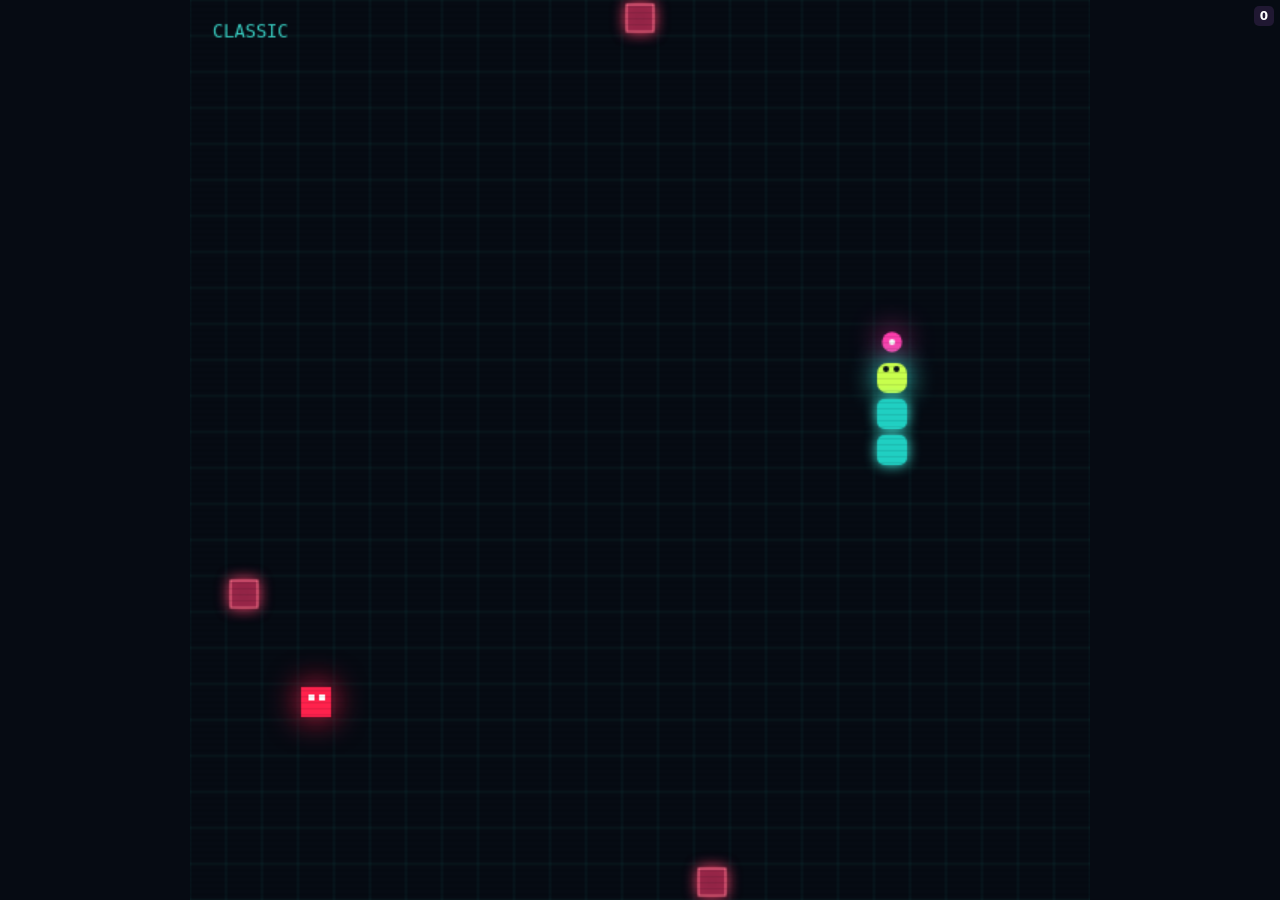
<file: games/chatgpt.html>
<!DOCTYPE html>
<html lang="ru">

<head>
  <meta charset="UTF-8">
  <meta name="viewport" content="width=device-width,initial-scale=1,maximum-scale=1,user-scalable=no">
  <meta name="theme-color" content="#070a12">
  <title>VOID//SNAKE 2.1</title>
  <style>
    :root {
      --cyan: #43f5e5;
      --pink: #ff3cac;
      --lime: #c8ff4d;
      --bg: #070a12;
      --muted: #8196ad;
    }

    * {
      box-sizing: border-box
    }

    html,
    body {
      margin: 0;
      width: 100%;
      height: 100%;
      overflow: hidden;
      background: radial-gradient(ellipse at top, #172c43, #080d18 55%, #04060b);
      color: #eafcff;
      font-family: monospace;
    }

    body {
      display: flex;
      justify-content: center;
      align-items: center;
      padding: 8px
    }

    button,
    select {
      font: inherit
    }

    button {
      cursor: pointer;
      border: 1px solid #31566a;
      border-radius: 6px;
      background: #142437;
      color: var(--cyan);
      padding: 10px 14px;
      font-weight: bold;
      letter-spacing: .08em;
    }

    button:hover {
      filter: brightness(1.25)
    }

    button:active {
      transform: scale(.97)
    }

    button.primary {
      background: var(--cyan);
      color: #071018;
      border: 0
    }

    button.selected {
      background: var(--cyan);
      color: #071018
    }

    .wrap {
      width: min(900px, 100%);
      height: 100%;
      max-height: 100dvh;
      display: flex;
      flex-direction: column;
      justify-content: center;
      gap: clamp(5px, 1vh, 10px);
    }

    header {
      display: flex;
      justify-content: space-between;
      align-items: end;
      flex-shrink: 0
    }

    .brand small {
      font-size: 10px;
      color: var(--cyan);
      letter-spacing: .3em
    }

    h1 {
      font-size: clamp(24px, 4vh, 39px);
      margin: 4px 0 0;
      letter-spacing: -.06em
    }

    h1 span {
      color: var(--pink)
    }

    .version {
      font-size: 10px;
      color: var(--muted);
      text-align: right
    }

    .stats {
      display: grid;
      grid-template-columns: repeat(4, 1fr);
      gap: 7px;
      flex-shrink: 0
    }

    .stat,
    .shell,
    .bottom {
      background: linear-gradient(145deg, #111c2c, #0a101c);
      border: 1px solid #203449;
      border-radius: 9px;
    }

    .stat {
      padding: 7px 12px
    }

    .stat label {
      display: block;
      font-size: 9px;
      color: var(--muted);
      letter-spacing: .16em
    }

    .stat strong {
      display: block;
      font-size: clamp(16px, 2.5vh, 22px);
      color: var(--cyan);
      margin-top: 3px
    }

    .shell {
      padding: 8px;
      min-height: 0;
      display: flex;
      flex-direction: column;
      align-items: center
    }

    .canvas-wrap {
      position: relative;
      width: min(100%, calc(100dvh - 230px));
      max-height: calc(100dvh - 230px);
      aspect-ratio: 1;
      background: #060b13;
      border: 1px solid #294458;
      border-radius: 6px;
      overflow: hidden;
    }

    canvas {
      width: 100%;
      height: 100%;
      display: block;
      touch-action: none
    }

    .overlay {
      position: absolute;
      inset: 0;
      display: flex;
      justify-content: center;
      align-items: center;
      text-align: center;
      padding: 16px;
      background: #050912df;
      backdrop-filter: blur(7px);
    }

    .overlay.hidden {
      display: none
    }

    .panel {
      width: min(460px, 100%);
      max-height: 100%;
      overflow: auto
    }

    .panel h2 {
      font-size: clamp(23px, 4vh, 34px);
      color: var(--cyan);
      margin: 0 0 7px
    }

    .panel p {
      font-size: 11px;
      line-height: 1.6;
      color: #a9bfd1
    }

    .mode-list,
    .skin-list {
      display: flex;
      justify-content: center;
      gap: 6px;
      flex-wrap: wrap;
      margin: 12px 0
    }

    .mode-list button,
    .skin-list button {
      font-size: 9px;
      padding: 8px 10px
    }

    .menu-actions {
      display: flex;
      justify-content: center;
      gap: 8px;
      flex-wrap: wrap;
      margin-top: 12px
    }

    .controls {
      display: flex;
      justify-content: space-between;
      align-items: center;
      gap: 8px;
      flex-wrap: wrap;
      width: 100%;
      margin-top: 8px
    }

    .actions {
      display: flex;
      gap: 6px;
      flex-wrap: wrap
    }

    .actions button {
      font-size: 9px;
      padding: 8px 10px
    }

    .status {
      font-size: 9px;
      color: var(--muted)
    }

    .bottom {
      padding: 8px 12px;
      display: flex;
      justify-content: space-between;
      gap: 8px;
      flex-wrap: wrap;
      color: var(--muted);
      font-size: 9px;
      line-height: 1.6
    }

    kbd {
      border: 1px solid #405b72;
      border-radius: 3px;
      padding: 2px 4px;
      color: #fff
    }

    .mobile-pad {
      display: none
    }

    .info {
      color: var(--muted);
      font-size: 10px;
      margin: 8px 0
    }

    .achievement {
      color: var(--lime);
      font-size: 10px;
      margin: 6px 0
    }

    #toast {
      position: absolute;
      top: 12px;
      left: 50%;
      transform: translateX(-50%);
      background: #102538ef;
      border: 1px solid var(--cyan);
      padding: 8px 12px;
      border-radius: 5px;
      color: var(--cyan);
      font-size: 10px;
      pointer-events: none;
      opacity: 0;
      transition: opacity .2s;
      z-index: 2;
      white-space: nowrap;
    }

    #toast.show {
      opacity: 1
    }

    @media(max-height:700px) {
      .bottom {
        display: none
      }

      .canvas-wrap {
        width: min(100%, calc(100dvh - 160px));
        max-height: calc(100dvh - 160px)
      }
    }

    @media(max-width:600px) {
      body {
        padding: 5px
      }

      .wrap {
        gap: 5px
      }

      .version {
        display: none
      }

      .shell {
        padding: 5px
      }

      .canvas-wrap {
        width: min(100%, calc(100dvh - 220px));
        max-height: calc(100dvh - 220px)
      }

      .mobile-pad {
        display: grid;
        grid-template-columns: repeat(3, 39px);
        grid-template-rows: repeat(2, 32px);
        gap: 3px;
        justify-content: center;
        margin-top: 5px;
      }

      .mobile-pad button {
        padding: 0;
        font-size: 15px
      }

      .up {
        grid-column: 2
      }

      .left {
        grid-column: 1;
        grid-row: 2
      }

      .down {
        grid-column: 2;
        grid-row: 2
      }

      .right {
        grid-column: 3;
        grid-row: 2
      }

      .stat {
        padding: 6px
      }

      .stat label {
        font-size: 8px
      }

      .stat strong {
        font-size: 17px
      }

      .actions button {
        padding: 7px;
        font-size: 8px
      }
    }

    @media(max-height:520px) {

      .mobile-pad,
      .bottom {
        display: none
      }

      .canvas-wrap {
        width: min(100%, calc(100dvh - 105px));
        max-height: calc(100dvh - 105px)
      }
    }
  </style>
<link rel="stylesheet" href="board.css">
<script src="autopilot.js"></script>
</head>

<body style="--board-background:#060b13">
  <main class="wrap">
    <header>
      <div class="brand">
        <small>AI ARCADE PROJECT // 002</small>
        <h1>VOID<span>//</span>SNAKE</h1>
      </div>
      <div class="version">CYBERPUNK EDITION<br>BUILD 02.10</div>
    </header>

    <section class="stats">
      <div class="stat"><label>SCORE</label><strong id="score">0000</strong></div>
      <div class="stat"><label>BEST</label><strong id="best">0000</strong></div>
      <div class="stat"><label>LEVEL</label><strong id="level">01</strong></div>
      <div class="stat"><label>LENGTH</label><strong id="length">03</strong></div>
    </section>

    <section class="shell">
      <div class="canvas-wrap">
        <canvas id="game" width="600" height="600"></canvas>
        <div id="toast"></div>
        <div class="overlay" id="overlay">
          <div class="panel" id="menu">
            <h2>ENTER THE VOID</h2>
            <p>Цифровая пустота ждёт. Выбирай режим и начинай выживание.</p>
            <div class="mode-list">
              <button class="selected" data-mode="classic">CLASSIC</button>
              <button data-mode="rush">NEON RUSH</button>
              <button data-mode="portal">PORTAL</button>
            </div>
            <p id="modeDescription">Классическая змейка. Стены смертельны.</p>
            <div class="skin-list">
              <button class="selected" data-skin="cyber">CYBER</button>
              <button data-skin="toxic">TOXIC</button>
              <button data-skin="blood">BLOOD</button>
              <button data-skin="ghost">GHOST</button>
              <button data-skin="rainbow">RAINBOW</button>
            </div>
            <div class="menu-actions">
              <button class="primary" id="startBtn">START GAME</button>
              <button id="achievementsBtn">ACHIEVEMENTS</button>
            </div>
            <div class="info" id="menuInfo">
              WASD / ARROWS // SPACE TO PAUSE<br>
              🟡 x2 очки · 🔵 замедление на 7 сек. · 🟣 щит от удара
            </div>
          </div>
        </div>
      </div>

      <div class="controls">
        <div class="status" id="status">SYSTEM READY // SELECT MODE</div>
        <div class="actions">
          <button id="menuBtn">MENU</button>
          <button id="pauseBtn">PAUSE</button>
          <button id="soundBtn">SOUND: ON</button>
          <button id="restartBtn">RESTART</button>
        </div>
      </div>

      <div class="mobile-pad">
        <button class="up" data-dir="up">▲</button>
        <button class="left" data-dir="left">◀</button>
        <button class="down" data-dir="down">▼</button>
        <button class="right" data-dir="right">▶</button>
      </div>
    </section>

    <section class="bottom">
      <div><b>MOVE</b> <kbd>W</kbd> <kbd>A</kbd> <kbd>S</kbd> <kbd>D</kbd> / ARROWS</div>
      <div><b>PAUSE</b> <kbd>SPACE</kbd> <b>MENU</b> <kbd>ESC</kbd></div>
      <div>POWER CORES // SURVIVE // EVOLVE</div>
    </section>
  </main>

  <script>
    (() => {
      'use strict';

      const canvas = document.getElementById('game');
      const ctx = canvas.getContext('2d');
      const $ = id => document.getElementById(id);
      const N = 25, CELL = 24;

      const skins = {
        cyber: {head: '#c8ff4d', body: '#20cfc2', glow: '#43f5e5'},
        toxic: {head: '#e5ff59', body: '#75d62e', glow: '#a6ff38'},
        blood: {head: '#ff718c', body: '#c21f51', glow: '#ff3c69'},
        ghost: {head: '#ffffff', body: '#a6b7e9', glow: '#b7c8ff'},
        rainbow: {head: '#ffffff', body: '#43f5e5', glow: '#ff3cac'}
      };

      const modeDescriptions = {
        classic: 'Классика: стены смертельны. Все бонусы, препятствия и вирус активны с самого начала.',
        rush: '60 секунд на максимум очков. Скорость постоянно растёт. Все игровые механики активны сразу.',
        portal: 'Края поля соединены порталами. Все бонусы, препятствия и вирус активны с самого начала.'
      };

      let mode = 'classic', skin = 'cyber';
      let snake = [], dir = {x: 1, y: 0}, nextDir = {x: 1, y: 0};
      let food = null, bonus = null, obstacles = [];
      let score = 0, level = 1, best = 0;
      let tickMs = 135, last = 0, acc = 0;
      let state = 'ready', sound = true, audio = null;
      let particles = [], boss = null;
      let timeLeft = 60, elapsed = 0;
      let slowLeft = 0, doubleLeft = 0;
      let toastTimeout = null;

      let achievements = JSON.parse(snakeDemo.storage.getItem('voidAchievements') || '{}');
      let records = JSON.parse(snakeDemo.storage.getItem('voidRecords') || '{"classic":0,"rush":0,"portal":0}');

      best = Number(snakeDemo.storage.getItem('voidBest_' + mode) || 0);
      $('best').textContent = String(best).padStart(4, '0');

      function save() {
        snakeDemo.storage.setItem('voidAchievements', JSON.stringify(achievements));
        snakeDemo.storage.setItem('voidRecords', JSON.stringify(records));
      }

      function notify(message) {
        const el = $('toast');
        el.textContent = message;
        el.classList.add('show');
        clearTimeout(toastTimeout);
        toastTimeout = setTimeout(() => el.classList.remove('show'), 2200);
      }

      function beep(freq = 500, dur = .08, type = 'sine') {
        if (!sound) return;
        try {
          audio = audio || new (window.AudioContext || window.webkitAudioContext)();
          if (audio.state === 'suspended') audio.resume();
          const o = audio.createOscillator(), g = audio.createGain();
          o.type = type; o.frequency.value = freq;
          g.gain.setValueAtTime(.045, audio.currentTime);
          g.gain.exponentialRampToValueAtTime(.001, audio.currentTime + dur);
          o.connect(g); g.connect(audio.destination);
          o.start(); o.stop(audio.currentTime + dur);
        } catch (e) { }
      }

      function updateHUD() {
        $('score').textContent = String(score).padStart(4, '0');
        $('best').textContent = String(best).padStart(4, '0');
        $('level').textContent = String(level).padStart(2, '0');
        $('length').textContent = String(snake.length).padStart(2, '0');
      }

      function occupied(p) {
        return snake.some(s => s.x === p.x && s.y === p.y) ||
          obstacles.some(o => o.x === p.x && o.y === p.y) ||
          (food && food.x === p.x && food.y === p.y) ||
          (bonus && bonus.x === p.x && bonus.y === p.y) ||
          (boss && boss.x === p.x && boss.y === p.y);
      }

      function randomCell() {
        for (let i = 0; i < 1000; i++) {
          const p = {x: Math.floor(Math.random() * N), y: Math.floor(Math.random() * N)};
          if (!occupied(p)) return p;
        }
        return {x: 2, y: 2};
      }

      function addObstacle() {
        for (let i = 0; i < 100; i++) {
          const p = randomCell();
          const nearSnake = snake.some(s => Math.abs(s.x - p.x) + Math.abs(s.y - p.y) < 5);
          if (!nearSnake) {obstacles.push(p); return }
        }
      }

      function spawnBoss() {
        boss = {...randomCell(), timer: 0};
      }

      function reset() {
        snake = [
          {x: 12, y: 12}, {x: 11, y: 12}, {x: 10, y: 12}
        ];
        snake.shield = 0;

        dir = {x: 1, y: 0};
        nextDir = {...dir};

        score = 0; level = 1;
        tickMs = 135;
        food = null; bonus = null; obstacles = [];
        particles = []; boss = null;
        timeLeft = 60; elapsed = 0;
        slowLeft = 0; doubleLeft = 0;
        last = 0; acc = 0;

        // Все игровые элементы присутствуют с первого забега.
        addObstacle();
        addObstacle();
        addObstacle();
        spawnBoss();
        placeFood();

        updateHUD();
        draw();
      }

      function placeFood() {
        food = randomCell();
      }

      function spawnBonus() {
        if (!bonus && Math.random() < .018) {
          const types = ['double', 'slow', 'shield'];
          bonus = {
            ...randomCell(),
            type: types[Math.floor(Math.random() * types.length)],
            life: 90
          };
        }
      }

      function setDirection(name) {
        const d = {
          up: {x: 0, y: -1}, down: {x: 0, y: 1},
          left: {x: -1, y: 0}, right: {x: 1, y: 0}
        }[name];

        if (!d) return;
        if (d.x === -nextDir.x && d.y === -nextDir.y) return;
        nextDir = d;
      }

      function unlock(id, name) {
        if (achievements[id]) return;
        achievements[id] = true;
        save();
        notify('ACHIEVEMENT UNLOCKED: ' + name);
        beep(1000, .2, 'triangle');
      }

      function checkAchievements() {
        if (score >= 10) unlock('first', 'FIRST BLOOD');
        if (snake.length >= 25) unlock('long', 'LONG BOY');
        if (level >= 10) unlock('survivor', 'SURVIVOR');
        if (elapsed >= 60) unlock('minute', 'ONE MINUTE');
        if (score >= 500) unlock('rich', 'DATA TYCOON');
      }

      function eatFood() {
        const multiplier = doubleLeft > 0 ? 2 : 1;
        score += 10 * multiplier;
        beep(750, .08, 'triangle');

        for (let i = 0; i < 12; i++) {
          particles.push({
            x: food.x * CELL + 12, y: food.y * CELL + 12,
            vx: (Math.random() - .5) * 5,
            vy: (Math.random() - .5) * 5,
            life: 1
          });
        }

        if (score > best) {
          best = score;
          snakeDemo.storage.setItem('voidBest_' + mode, best);
        }

        const newLevel = Math.floor(score / 50) + 1;
        if (newLevel > level) {
          level = newLevel;
          notify('LEVEL UP // ' + level);
          beep(1000, .2, 'sawtooth');
        }

        placeFood();
        checkAchievements();
        updateHUD();
      }

      function collectBonus() {
        if (!bonus) return;

        if (bonus.type === 'double') {
          doubleLeft = 10;
          notify('GOLD CORE // x2 SCORE FOR 10 SEC');
        } else if (bonus.type === 'slow') {
          slowLeft = 7;
          notify('BLUE CORE // SLOW MOTION FOR 7 SEC');
        } else {
          snake.shield = 1;
          notify('PURPLE CORE // ONE HIT SHIELD');
        }

        beep(1100, .18, 'triangle');
        bonus = null;
      }

      function step() {
        dir = snakeDemo.direction({size:N, snake, dir, food, hazards:boss ? [...obstacles, boss] : obstacles});

        let head = {
          x: snake[0].x + dir.x,
          y: snake[0].y + dir.y
        };

        if (mode === 'portal') {
          if (head.x < 0) head.x = N - 1;
          if (head.x >= N) head.x = 0;
          if (head.y < 0) head.y = N - 1;
          if (head.y >= N) head.y = 0;
        } else if (
          head.x < 0 || head.x >= N ||
          head.y < 0 || head.y >= N
        ) {
          gameOver(); return;
        }

        const eating = head.x === food.x && head.y === food.y;
        const bodyToCheck = snake.slice(0, eating ? snake.length : snake.length - 1);

        const hitBody = bodyToCheck.some(
          s => s.x === head.x && s.y === head.y
        );
        const hitObstacle = obstacles.some(
          o => o.x === head.x && o.y === head.y
        );

        if (hitBody || hitObstacle) {
          if (snake.shield) {
            snake.shield = 0;
            notify('SHIELD SAVED YOU');
            beep(300, .2);
          } else {
            gameOver(); return;
          }
        }

        snake.unshift(head);

        if (eating) {
          eatFood();
        } else {
          snake.pop();
        }

        if (bonus) {
          bonus.life--;
          if (head.x === bonus.x && head.y === bonus.y) {
            collectBonus();
          } else if (bonus.life <= 0) {
            bonus = null;
          }
        }

        if (boss) {
          boss.timer++;
          if (boss.timer >= 8) {
            const dx = Math.sign(snake[0].x - boss.x);
            const dy = Math.sign(snake[0].y - boss.y);

            let candidate = {x: boss.x + dx, y: boss.y + dy};

            if (
              candidate.x >= 0 && candidate.x < N &&
              candidate.y >= 0 && candidate.y < N &&
              !obstacles.some(o => o.x === candidate.x && o.y === candidate.y)
            ) {
              boss = candidate;
            }
            boss.timer = 0;
          }

          if (boss.x === head.x && boss.y === head.y) {
            if (snake.shield) {
              snake.shield = 0;
              boss = {...randomCell(), timer: 0};
              notify('SHIELD DESTROYED THE VIRUS');
            } else {
              gameOver(); return;
            }
          }
        }

        spawnBonus();
        updateHUD();
      }

      function gameOver() {
        state = 'over';
        setTimeout(start, 750);
        beep(120, .4, 'sawtooth');

        if (score > records[mode]) {
          records[mode] = score;
          save();
        }

        const title = mode === 'rush' ? 'TIME / SIGNAL LOST' : 'SIGNAL LOST';

        showOverlay(
          title,
          `Забег окончен. Очки: ${score}. Рекорд режима: ${records[mode]}.`,
          'PLAY AGAIN'
        );

        $('status').textContent = 'RUN TERMINATED // ' + mode.toUpperCase();
      }

      function showOverlay(title, message, buttonText) {
        $('menu').innerHTML = `
    <h2>${title}</h2>
    <p>${message}</p>
    <div class="menu-actions">
      <button class="primary" id="overlayPlay">${buttonText}</button>
      <button id="overlayMenu">MAIN MENU</button>
    </div>`;

        $('overlayPlay').onclick = start;
        $('overlayMenu').onclick = showMenu;
        $('overlay').classList.remove('hidden');
      }

      function start() {
        if (state === 'running') return;
        if (state === 'ready' || state === 'over') reset();

        state = 'running';
        $('overlay').classList.add('hidden');
        $('status').textContent = 'SYSTEM ONLINE // ' + mode.toUpperCase();
        last = 0; acc = 0;
        requestAnimationFrame(loop);
      }

      function pause() {
        if (state === 'running') {
          state = 'paused';
          showOverlay(
            'PAUSED',
            'Система приостановлена. Готов продолжить?',
            'RESUME'
          );
          $('status').textContent = 'SYSTEM PAUSED';
          $('overlayPlay').onclick = resume;
        } else if (state === 'paused') {
          resume();
        }
      }

      function resume() {
        if (state !== 'paused') return;
        state = 'running';
        $('overlay').classList.add('hidden');
        $('status').textContent = 'SYSTEM ONLINE // ' + mode.toUpperCase();
        last = 0;
        requestAnimationFrame(loop);
      }

      function showMenu() {
        state = 'ready';

        $('menu').innerHTML = `
    <h2>ENTER THE VOID</h2>
    <p>Цифровая пустота ждёт. Выбирай режим и начинай выживание.</p>
    <div class="mode-list">
      <button data-mode="classic">CLASSIC</button>
      <button data-mode="rush">NEON RUSH</button>
      <button data-mode="portal">PORTAL</button>
    </div>
    <p id="modeDescription">${modeDescriptions[mode]}</p>
    <div class="skin-list">
      <button data-skin="cyber">CYBER</button>
      <button data-skin="toxic">TOXIC</button>
      <button data-skin="blood">BLOOD</button>
      <button data-skin="ghost">GHOST</button>
      <button data-skin="rainbow">RAINBOW</button>
    </div>
    <div class="menu-actions">
      <button class="primary" id="startBtn">START GAME</button>
      <button id="achievementsBtn">ACHIEVEMENTS</button>
    </div>
    <div class="info">
      WASD / ARROWS // SPACE TO PAUSE<br>
      🟡 x2 очки · 🔵 замедление на 7 сек. · 🟣 щит от удара
    </div>
  `;

        bindMenu();
        $('overlay').classList.remove('hidden');
        $('status').textContent = 'SYSTEM READY // SELECT MODE';
      }

      function bindMenu() {
        document.querySelectorAll('[data-mode]').forEach(b => {
          b.classList.toggle('selected', b.dataset.mode === mode);

          b.onclick = () => {
            mode = b.dataset.mode;
            best = Number(snakeDemo.storage.getItem('voidBest_' + mode) || 0);
            $('best').textContent = String(best).padStart(4, '0');

            $('modeDescription').textContent = modeDescriptions[mode];

            document.querySelectorAll('[data-mode]').forEach(x => {
              x.classList.toggle('selected', x.dataset.mode === mode);
            });
          };
        });

        document.querySelectorAll('[data-skin]').forEach(b => {
          b.classList.toggle('selected', b.dataset.skin === skin);

          b.onclick = () => {
            skin = b.dataset.skin;

            document.querySelectorAll('[data-skin]').forEach(x => {
              x.classList.toggle('selected', x.dataset.skin === skin);
            });

            draw();
          };
        });

        $('startBtn').onclick = start;
        $('achievementsBtn').onclick = showAchievements;
      }

      function showAchievements() {
        const list = [
          ['first', 'FIRST BLOOD', 'Съесть первый энергетический шар'],
          ['long', 'LONG BOY', 'Достичь длины 25 сегментов'],
          ['survivor', 'SURVIVOR', 'Достичь 10 уровня'],
          ['minute', 'ONE MINUTE', 'Выжить 60 секунд'],
          ['rich', 'DATA TYCOON', 'Набрать 500 очков']
        ];

        $('menu').innerHTML = `
    <h2>ACHIEVEMENTS</h2>
    ${list.map(([id, name, desc]) => `
      <div class="achievement">
        ${achievements[id] ? '◆' : '◇'} ${name}
        <div class="info">${desc}</div>
      </div>
    `).join('')}
    <button id="backBtn">BACK</button>
  `;

        $('backBtn').onclick = showMenu;
      }

      function loop(t) {
        if (state !== 'running') return;

        if (!last) last = t;

        const dt = Math.min(50, t - last);
        last = t;
        acc += dt;
        elapsed += dt / 1000;

        if (mode === 'rush') {
          timeLeft -= dt / 1000;

          if (timeLeft <= 0) {
            timeLeft = 0;
            gameOver();
            return;
          }
        }

        // Временные эффекты работают по реальному времени.
        slowLeft = Math.max(0, slowLeft - dt / 1000);
        doubleLeft = Math.max(0, doubleLeft - dt / 1000);

        // Уровни меняют только скорость, а не доступность механик.
        const baseSpeed = Math.max(55, 135 - (level - 1) * 8);
        tickMs = slowLeft > 0 ? baseSpeed * 1.45 : baseSpeed;

        while (acc >= tickMs) {
          step();
          acc -= tickMs;

          if (state !== 'running') break;
        }

        particles.forEach(p => {
          p.x += p.vx;
          p.y += p.vy;
          p.life -= .04;
        });

        particles = particles.filter(p => p.life > 0);

        draw();

        if (state === 'running') requestAnimationFrame(loop);
      }

      function draw() {
        ctx.clearRect(0, 0, 600, 600);
        ctx.fillStyle = '#060b13';
        ctx.fillRect(0, 0, 600, 600);

        // Grid
        ctx.strokeStyle = 'rgba(67,245,229,.07)';
        ctx.lineWidth = 1;

        for (let i = 0; i <= N; i++) {
          ctx.beginPath();
          ctx.moveTo(i * CELL, 0);
          ctx.lineTo(i * CELL, 600);
          ctx.stroke();

          ctx.beginPath();
          ctx.moveTo(0, i * CELL);
          ctx.lineTo(600, i * CELL);
          ctx.stroke();
        }

        // Obstacles
        obstacles.forEach(o => {
          ctx.shadowBlur = 10;
          ctx.shadowColor = '#ff3c69';
          ctx.fillStyle = '#8d2445';
          ctx.fillRect(o.x * CELL + 3, o.y * CELL + 3, 18, 18);
          ctx.strokeStyle = '#ff718c';
          ctx.strokeRect(o.x * CELL + 3, o.y * CELL + 3, 18, 18);
          ctx.shadowBlur = 0;
        });

        // Food
        if (food) {
          const x = food.x * CELL + 12;
          const y = food.y * CELL + 12;

          ctx.shadowBlur = 20;
          ctx.shadowColor = '#ff3cac';
          ctx.fillStyle = '#ff3cac';
          ctx.beginPath();
          ctx.arc(x, y, 7 + Math.sin(Date.now() / 130), 0, Math.PI * 2);
          ctx.fill();
          ctx.shadowBlur = 0;

          ctx.fillStyle = '#fff';
          ctx.beginPath();
          ctx.arc(x, y, 2, 0, Math.PI * 2);
          ctx.fill();
        }

        // Bonus cores
        if (bonus) {
          const colors = {
            double: '#ffd84d',
            slow: '#43aaff',
            shield: '#bd73ff'
          };

          const symbols = {
            double: '2',
            slow: 'S',
            shield: '✦'
          };

          const x = bonus.x * CELL + 12;
          const y = bonus.y * CELL + 12;

          ctx.shadowBlur = 20;
          ctx.shadowColor = colors[bonus.type];
          ctx.fillStyle = colors[bonus.type];
          ctx.beginPath();
          ctx.arc(x, y, 8, 0, Math.PI * 2);
          ctx.fill();
          ctx.shadowBlur = 0;

          ctx.fillStyle = '#071018';
          ctx.font = 'bold 10px monospace';
          ctx.textAlign = 'center';
          ctx.textBaseline = 'middle';
          ctx.fillText(symbols[bonus.type], x, y + 1);
          ctx.textAlign = 'left';
          ctx.textBaseline = 'alphabetic';
        }

        // Virus boss
        if (boss) {
          ctx.shadowBlur = 22;
          ctx.shadowColor = '#ff244e';
          ctx.fillStyle = '#ff244e';
          ctx.fillRect(boss.x * CELL + 2, boss.y * CELL + 2, 20, 20);

          ctx.fillStyle = '#fff';
          ctx.fillRect(boss.x * CELL + 7, boss.y * CELL + 7, 4, 4);
          ctx.fillRect(boss.x * CELL + 14, boss.y * CELL + 7, 4, 4);
          ctx.shadowBlur = 0;
        }

        // Snake
        const colors = skins[skin];

        snake.forEach((s, i) => {
          let color = i === 0 ? colors.head : colors.body;

          if (skin === 'rainbow' && i > 0) {
            color = `hsl(${(Date.now() / 12 + i * 15) % 360},90%,60%)`;
          }

          ctx.shadowBlur = i === 0 ? 18 : 8;
          ctx.shadowColor = colors.glow;
          ctx.fillStyle = color;
          ctx.beginPath();
          ctx.roundRect(s.x * CELL + 2, s.y * CELL + 2, 20, 20, i === 0 ? 7 : 5);
          ctx.fill();
          ctx.shadowBlur = 0;

          if (i === 0) {
            ctx.fillStyle = '#071018';

            const ex = s.x * CELL + (dir.x === 1 ? 16 : dir.x === -1 ? 6 : 8);
            const ey = s.y * CELL + (dir.y === 1 ? 16 : dir.y === -1 ? 6 : 8);

            ctx.beginPath();
            ctx.arc(ex, ey, 2, 0, Math.PI * 2);
            ctx.arc(
              ex + (dir.y === 0 ? 0 : 7),
              ey + (dir.x === 0 ? 0 : 7),
              2, 0, Math.PI * 2
            );
            ctx.fill();
          }
        });

        // Particles
        particles.forEach(p => {
          ctx.globalAlpha = p.life;
          ctx.fillStyle = '#ff3cac';
          ctx.fillRect(p.x, p.y, 3, 3);
        });
        ctx.globalAlpha = 1;

        // HUD overlay
        ctx.fillStyle = 'rgba(67,245,229,.85)';
        ctx.font = '12px monospace';
        ctx.fillText(mode.toUpperCase(), 15, 25);

        if (mode === 'rush') {
          ctx.fillStyle = '#ff3cac';
          ctx.fillText('TIME: ' + Math.ceil(timeLeft), 500, 25);
        }

        // Active effects and their remaining time
        let effectY = 570;

        if (doubleLeft > 0) {
          ctx.fillStyle = '#ffd84d';
          ctx.fillText('x2 SCORE: ' + doubleLeft.toFixed(1) + 's', 15, effectY);
          effectY -= 17;
        }

        if (slowLeft > 0) {
          ctx.fillStyle = '#43aaff';
          ctx.fillText('SLOW MOTION: ' + slowLeft.toFixed(1) + 's', 15, effectY);
          effectY -= 17;
        }

        if (snake.shield) {
          ctx.fillStyle = '#bd73ff';
          ctx.fillText('SHIELD ACTIVE', 15, effectY);
        }

        // CRT scanlines
        ctx.fillStyle = 'rgba(0,0,0,.09)';
        for (let y = 0; y < 600; y += 4) {
          ctx.fillRect(0, y, 600, 1);
        }
      }

      // Menu and controls
      $('menuBtn').onclick = showMenu;
      $('pauseBtn').onclick = pause;

      $('restartBtn').onclick = () => {
        state = 'ready';
        reset();
        showMenu();
      };

      $('soundBtn').onclick = () => {
        sound = !sound;
        $('soundBtn').textContent = 'SOUND: ' + (sound ? 'ON' : 'OFF');
        if (sound) beep();
      };

      // Keyboard controls.
      // e.code identifies the physical key, so the layout/language is irrelevant.
      window.addEventListener('keydown', e => {
        const map = {
          ArrowUp: 'up',
          ArrowDown: 'down',
          ArrowLeft: 'left',
          ArrowRight: 'right',
          KeyW: 'up',
          KeyA: 'left',
          KeyS: 'down',
          KeyD: 'right'
        };

        if (map[e.code]) {
          e.preventDefault();
          setDirection(map[e.code]);

          if (state === 'ready') start();
        }

        if (e.code === 'Space') {
          e.preventDefault();
          pause();
        }

        if (e.code === 'Escape') {
          showMenu();
        }

        if (e.code === 'KeyR') {
          state = 'ready';
          reset();
          showMenu();
        }
      });

      // Mobile D-pad
      document.querySelectorAll('[data-dir]').forEach(b => {
        b.addEventListener('pointerdown', e => {
          e.preventDefault();
          setDirection(b.dataset.dir);
          if (state === 'ready') start();
        });
      });

      // Swipe controls
      let touchX = 0, touchY = 0;

      canvas.addEventListener('touchstart', e => {
        touchX = e.changedTouches[0].clientX;
        touchY = e.changedTouches[0].clientY;
      }, {passive: true});

      canvas.addEventListener('touchend', e => {
        const dx = e.changedTouches[0].clientX - touchX;
        const dy = e.changedTouches[0].clientY - touchY;

        if (Math.max(Math.abs(dx), Math.abs(dy)) < 18) return;

        setDirection(
          Math.abs(dx) > Math.abs(dy)
            ? (dx > 0 ? 'right' : 'left')
            : (dy > 0 ? 'down' : 'up')
        );

        if (state === 'ready') start();
      }, {passive: true});

      // Initial setup
      sound = false;
      snakeDemo.mount(canvas);
      start();

    })();
  </script>
</body>

</html>
</file>
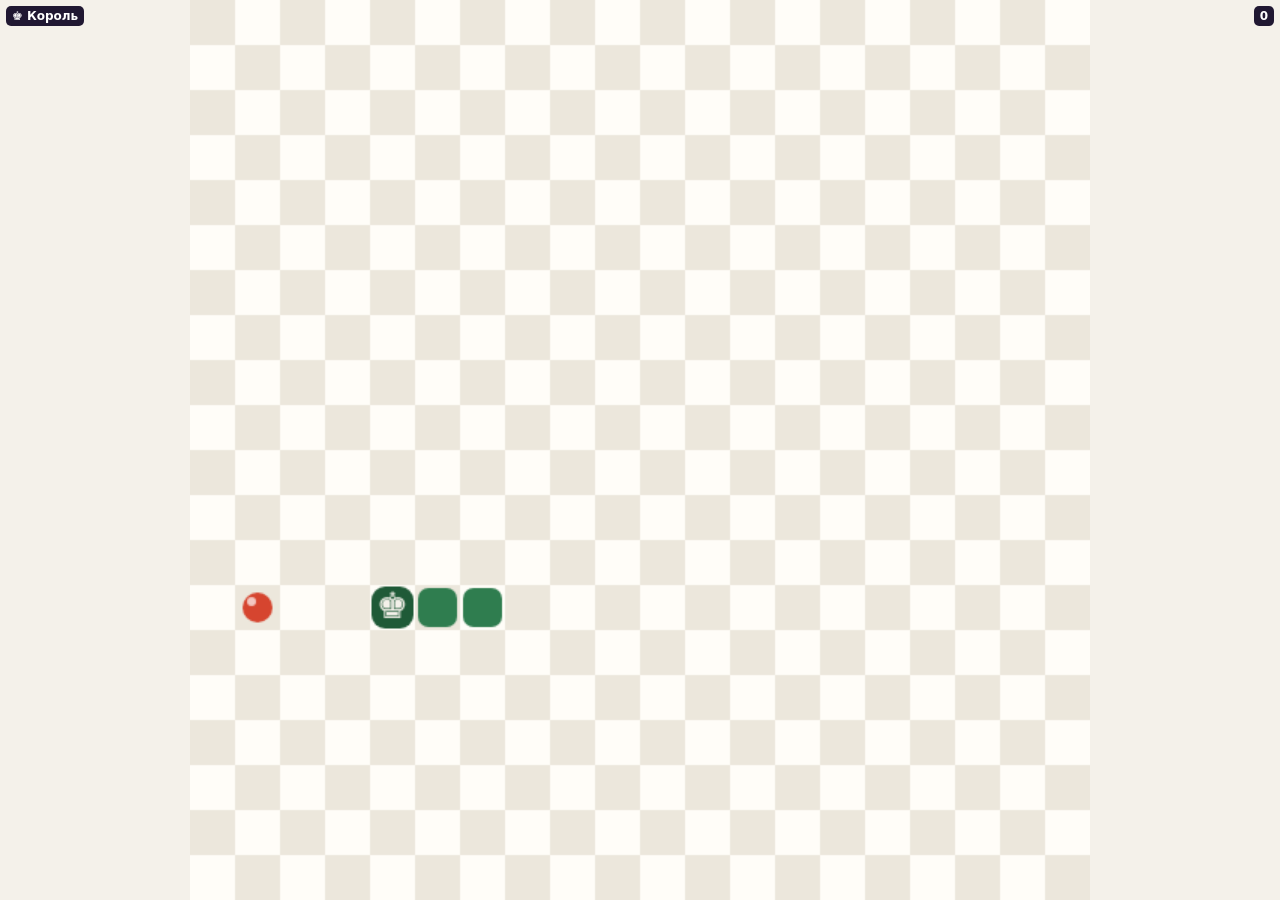
<file: games/claude.html>
<!DOCTYPE html>
<html lang="ru">
<head>
<meta charset="utf-8">
<meta name="viewport" content="width=device-width, initial-scale=1, viewport-fit=cover">
<title>Шахматная змейка</title>
<style>
:root{--bg:#f4f1ea;--panel:#fffdf8;--text:#23201b;--muted:#7a7469;--accent:#2f7d4f;--grid:#ece7dc;--snake:#2f7d4f;--head:#1f5a37;--food:#d6452f;
box-sizing:border-box;padding-top:env(safe-area-inset-top,0px);padding-bottom:env(safe-area-inset-bottom,0px)}
@media (prefers-color-scheme:dark){:root:not([data-theme="light"]){--bg:#15181a;--panel:#1d2124;--text:#eceae4;--muted:#8d928f;--accent:#5fbf84;--grid:#262b2e;--snake:#5fbf84;--head:#8fe0ab;--food:#ff6b55}}
:root[data-theme="dark"]{--bg:#15181a;--panel:#1d2124;--text:#eceae4;--muted:#8d928f;--accent:#5fbf84;--grid:#262b2e;--snake:#5fbf84;--head:#8fe0ab;--food:#ff6b55}
*{box-sizing:border-box}
html,body{height:100%;margin:0}
body{background:var(--bg);color:var(--text);font-family:system-ui,-apple-system,"Segoe UI",Roboto,sans-serif;display:flex;align-items:center;justify-content:center}
.wrap{width:min(94vw,440px);display:flex;flex-direction:column;gap:12px;padding:12px 0}
.bar{display:flex;justify-content:space-between;align-items:center;font-size:15px}
.bar b{font-size:22px;font-variant-numeric:tabular-nums}
.bar span{color:var(--muted)}
.box{position:relative;background:var(--panel);border-radius:12px;padding:8px;box-shadow:0 2px 10px rgba(0,0,0,.18)}
canvas{display:block;width:100%;aspect-ratio:1;border-radius:4px;touch-action:none}
.ov{position:absolute;inset:8px;border-radius:4px;display:flex;flex-direction:column;align-items:center;justify-content:center;gap:10px;padding:12px;background:color-mix(in srgb,var(--panel) 85%,transparent);text-align:center}
.ov.hide{display:none}
.ov h2{margin:0;font-size:24px}
.ov p{margin:0;color:var(--muted);font-size:14px}
.modes{display:flex;gap:8px;flex-wrap:wrap;justify-content:center}
button{font:inherit;font-weight:600;border:0;border-radius:10px;padding:10px 22px;background:var(--accent);color:var(--bg);cursor:pointer}
.m{background:transparent;color:var(--text);border:2px solid var(--muted);padding:8px 14px}
.m.on{background:var(--text);color:var(--bg);border-color:var(--text)}
.hint{text-align:center;color:var(--muted);font-size:13px}
</style>
<link rel="stylesheet" href="board.css">
<script src="autopilot.js"></script>
</head>
<body style="--board-background:#f4f1ea">
<div class="wrap">
  <div class="bar">
    <div><span>Счёт</span> <b id="score">0</b></div>
    <div><span>Рекорд</span> <b id="best">0</b></div>
  </div>
  <div class="box">
    <canvas id="c" width="600" height="600"></canvas>
    <div class="ov" id="ov">
      <h2 id="ovt">Шахматная змейка</h2>
      <p id="ovp">Выберите фигуру</p>
      <div class="modes" id="modes">
        <button class="m on" data-m="king">&#9818;&#xFE0E; Король</button>
        <button class="m" data-m="bishop">&#9821;&#xFE0E; Слон</button>
        <button class="m" data-m="knight">&#9822;&#xFE0E; Конь</button>
      </div>
      <p id="md"></p>
      <button id="go">Играть</button>
    </div>
  </div>
  <div class="hint" id="hint"></div>
</div>
<script>
(function(){
var N=20,S=30,W=N*S,cv=document.getElementById('c'),ctx=cv.getContext('2d');
var scoreEl=document.getElementById('score'),bestEl=document.getElementById('best');
var ov=document.getElementById('ov'),ovt=document.getElementById('ovt'),ovp=document.getElementById('ovp');
var md=document.getElementById('md'),modesEl=document.getElementById('modes'),go=document.getElementById('go'),hintEl=document.getElementById('hint');
var K=[[0,-1],[0,1],[-1,0],[1,0]],B=[[-1,-1],[1,-1],[-1,1],[1,1]];
var DIRS={king:K,bishop:B,knight:K.concat(B)};
var demoModes = ['king', 'bishop', 'knight'];
var demoNames = {king:'Король', bishop:'Слон', knight:'Конь'};
var demoMoves = Object.fromEntries(demoModes.map(function(piece) {
  return [piece, DIRS[piece].map(function(pair) { return {x:pair[0], y:pair[1]}; })];
}));
var modeBadge = document.createElement('span');
modeBadge.className = 'board-mode';
var W8=[[1,0],[1,1],[0,1],[-1,1],[-1,0],[-1,-1],[0,-1],[1,-1]];
var KM={'1,0':[2,1],'1,1':[1,2],'0,1':[-1,2],'-1,1':[-2,1],'-1,0':[-2,-1],'-1,-1':[-1,-2],'0,-1':[1,-2],'1,-1':[2,-1]};var GL={knight:'\u265E\uFE0E',king:'\u265A\uFE0E',bishop:'\u265D\uFE0E'};
var DESC={king:'Король: 4 направления. Стрелки или WASD.',bishop:'Слон: только по диагонали. Q E Z C или стрелки.',knight:'Конь: прыжок буквой Г (2+1 клетка), перепрыгивает свой хвост. Управление как у ферзя, пунктир показывает следующий прыжок.'};
var ORTH={arrowup:[0,-1],w:[0,-1],'ц':[0,-1],arrowdown:[0,1],s:[0,1],'ы':[0,1],arrowleft:[-1,0],a:[-1,0],'ф':[-1,0],arrowright:[1,0],d:[1,0],'в':[1,0]};
var DIAG={q:[-1,-1],'й':[-1,-1],e:[1,-1],'у':[1,-1],z:[-1,1],'я':[-1,1],c:[1,1],'с':[1,1]};
function css(n){return getComputedStyle(document.documentElement).getPropertyValue(n).trim()}
var HINT='Пробел — пауза · вперёд — ускорение ×2, назад — обычная скорость';
var snake,dir,queue,food,score,timer=null,state='idle',boost=false,mode='king',bests={};

demoModes.forEach(function(m){
  var v=0;try{v=parseInt(snakeDemo.storage.getItem('snake-best-'+m))||(m==='king'?parseInt(snakeDemo.storage.getItem('snake-best')):0)||0}catch(e){}
  bests[m]=v;
});
function setBoost(b){boost=b;hintEl.textContent=b?'⚡ Ускорение ×2 · назад — обычная скорость':HINT}
function setMode(m){
  mode=m;
  modeBadge.textContent = GL[mode] + ' ' + demoNames[mode];
  Array.prototype.forEach.call(modesEl.children,function(b){b.classList.toggle('on',b.dataset.m===m)});
  md.textContent=DESC[m];bestEl.textContent=bests[m];
  if(state!=='run'&&state!=='pause')reset();
}
function placeFood(){
  var occ={},mv=mode==='knight'?Object.keys(KM).map(function(k){return KM[k]}):DIRS[mode],seen={},q=[snake[0]],free=[];
  snake.forEach(function(s){occ[s.x+','+s.y]=1});seen[snake[0].x+','+snake[0].y]=1;
  while(q.length){var c=q.shift();mv.forEach(function(m){var x=(c.x+m[0]+N)%N,y=(c.y+m[1]+N)%N,k=x+','+y;if(seen[k]||occ[k])return;seen[k]=1;q.push({x:x,y:y});free.push({x:x,y:y})})}
  food=free.length?free[Math.floor(Math.random()*free.length)]:null;
}
function reset(){
  snake=[{x:10,y:10},{x:9,y:10},{x:8,y:10}];
  dir=mode==='bishop'?{x:1,y:1}:{x:1,y:0};
  queue=[];score=0;setBoost(false);scoreEl.textContent=0;placeFood();draw();
}
function speed(){var base=Math.max(60,120-Math.floor(score/5)*6);return boost?Math.round(base/2):base}
function showMenu(on){modesEl.style.display=on?'flex':'none';md.style.display=on?'block':'none'}
function start(){reset();state='run';ov.classList.add('hide');schedule()}
function schedule(){clearTimeout(timer);timer=setTimeout(tick,speed())}
function pause(){
  if(state==='run'){
    state='pause';clearTimeout(timer);ovt.textContent='Пауза';ovp.textContent='Пробел — продолжить';
    go.textContent='Продолжить';showMenu(false);ov.classList.remove('hide');
  }else if(state==='pause'){state='run';ov.classList.add('hide');schedule()}
}
function over(){
  state='over';clearTimeout(timer);timer=setTimeout(start, 750);
  if(score>bests[mode]){bests[mode]=score;bestEl.textContent=score;try{snakeDemo.storage.setItem('snake-best-'+mode,score)}catch(e){}}
  ovt.textContent='Игра окончена';ovp.textContent='Счёт: '+score;go.textContent='Ещё раз';showMenu(true);ov.classList.remove('hide');
}
function tick(){
  dir=snakeDemo.direction({size:N, snake, dir, food, wrap:true, moves:demoMoves[mode], step});
  var st=step(dir),h={x:(snake[0].x+st.x+N)%N,y:(snake[0].y+st.y+N)%N};
  if(snake.some(function(s,i){return i<snake.length-1&&s.x===h.x&&s.y===h.y})){draw();over();return}
  snake.unshift(h);
  if(food&&h.x===food.x&&h.y===food.y){score++;scoreEl.textContent=score;placeFood()}else snake.pop();
  draw();
  if(!food || score >= 40){over();return}
  schedule();
}
function step(d){if(mode!=='knight')return d;var m=KM[d.x+','+d.y];return{x:m[0],y:m[1]}}
function allowed(nx,ny){return DIRS[mode].some(function(d){return d[0]===nx&&d[1]===ny})}
function turn(nx,ny){
  if(state!=='run'||!allowed(nx,ny))return;
  var l=queue.length?queue[queue.length-1]:dir;
  if(l.x===-nx&&l.y===-ny){setBoost(false);return}
  if(l.x===nx&&l.y===ny){setBoost(true);return}
  if(queue.length<2){queue.push({x:nx,y:ny});draw()}
}
function arrow(ax,ay){
  if(state!=='run')return;
  if(mode!=='bishop'){turn(ax,ay);return}
  var l=queue.length?queue[queue.length-1]:dir;
  if(l.x*ax+l.y*ay>0){setBoost(true);return}
  turn(ax===0?l.x:ax,ay===0?l.y:ay);
}
function rr(x,y,w,h,r){ctx.beginPath();ctx.moveTo(x+r,y);ctx.arcTo(x+w,y,x+w,y+h,r);ctx.arcTo(x+w,y+h,x,y+h,r);ctx.arcTo(x,y+h,x,y,r);ctx.arcTo(x,y,x+w,y,r);ctx.closePath()}
function draw(){
  ctx.fillStyle=css('--panel');ctx.fillRect(0,0,W,W);ctx.fillStyle=css('--grid');
  for(var x=0;x<N;x++)for(var y=0;y<N;y++)if((x+y)%2===0)ctx.fillRect(x*S,y*S,S,S);
  if(food){
    var fx=food.x*S+S/2,fy=food.y*S+S/2;
    ctx.fillStyle=css('--food');ctx.beginPath();ctx.arc(fx,fy,S/2-5,0,7);ctx.fill();
    ctx.fillStyle='rgba(255,255,255,.7)';ctx.beginPath();ctx.arc(fx-4,fy-4,3,0,7);ctx.fill();
  }
  var sc=css('--snake');
  if(mode==='knight'){ctx.lineWidth=6;ctx.lineCap='round';ctx.strokeStyle=sc;ctx.globalAlpha=.45;ctx.beginPath();for(var j=0;j<snake.length-1;j++){var p=snake[j],q=snake[j+1];if(Math.abs(p.x-q.x)<=2&&Math.abs(p.y-q.y)<=2){ctx.moveTo(p.x*S+S/2,p.y*S+S/2);ctx.lineTo(q.x*S+S/2,q.y*S+S/2)}}ctx.stroke();ctx.globalAlpha=1}
  for(var i=snake.length-1;i>=1;i--){
    ctx.fillStyle=sc;rr(snake[i].x*S+2,snake[i].y*S+2,S-4,S-4,7);ctx.fill();
  }
  var hd=snake[0];
  if(mode==='knight'){var gt=step(queue.length?queue[0]:dir),gx=(hd.x+gt.x+N)%N,gy=(hd.y+gt.y+N)%N;ctx.setLineDash([4,3]);ctx.lineWidth=2;ctx.strokeStyle=css('--head');rr(gx*S+3,gy*S+3,S-6,S-6,7);ctx.stroke();ctx.setLineDash([])}
  ctx.fillStyle=css('--head');rr(hd.x*S+1,hd.y*S+1,S-2,S-2,9);ctx.fill();
  ctx.font='bold '+Math.round(S*0.8)+'px "Segoe UI Symbol","Noto Sans Symbols 2","DejaVu Sans",serif';
  ctx.textAlign='center';ctx.textBaseline='middle';ctx.fillStyle=css('--bg');
  ctx.fillText(GL[mode],hd.x*S+S/2,hd.y*S+S/2+1);
}
document.addEventListener('keydown',function(e){
  var k=e.key.toLowerCase(),o=ORTH[k],d=DIAG[k];
  if(o){e.preventDefault();arrow(o[0],o[1])}
  else if(d){e.preventDefault();turn(d[0],d[1])}
  else if(k===' '){e.preventDefault();if(state==='run'||state==='pause')pause();else start()}
  else if(k==='enter'&&(state==='idle'||state==='over'))start();
  else if(k.length===1&&'123'.indexOf(k)>=0&&(state==='idle'||state==='over'))setMode(demoModes[+k-1]);
});
modesEl.addEventListener('click',function(e){var b=e.target.closest('.m');if(b)setMode(b.dataset.m)});
go.addEventListener('click',function(){if(state==='pause')pause();else start()});
var tx,ty;
cv.addEventListener('touchstart',function(e){var t=e.touches[0];tx=t.clientX;ty=t.clientY},{passive:true});
cv.addEventListener('touchmove',function(e){
  if(tx==null)return;
  var t=e.touches[0],dx=t.clientX-tx,dy=t.clientY-ty,ax=Math.abs(dx),ay=Math.abs(dy);
  if(Math.max(ax,ay)<24)return;
  var orth=ax>ay?[dx>0?1:-1,0]:[0,dy>0?1:-1];
  if(mode==='king')turn(orth[0],orth[1]);
  else if(mode==='bishop'){
    if(Math.min(ax,ay)<12)arrow(orth[0],orth[1]);else turn(dx>0?1:-1,dy>0?1:-1);
  }else{
    var v=W8[(Math.round(Math.atan2(dy,dx)/(Math.PI/4))+8)%8];turn(v[0],v[1]);
  }
  tx=t.clientX;ty=t.clientY;
},{passive:true});
cv.addEventListener('touchend',function(){tx=null});
snakeDemo.mount(cv);
document.body.append(modeBadge);
var demoIndex = 0;
function playDemoMode() {
  setMode(demoModes[demoIndex]);
  start();
  demoIndex = (demoIndex + 1) % demoModes.length;
}
playDemoMode();
setInterval(playDemoMode, 8000);
})();
</script>
</body>
</html>
</file>
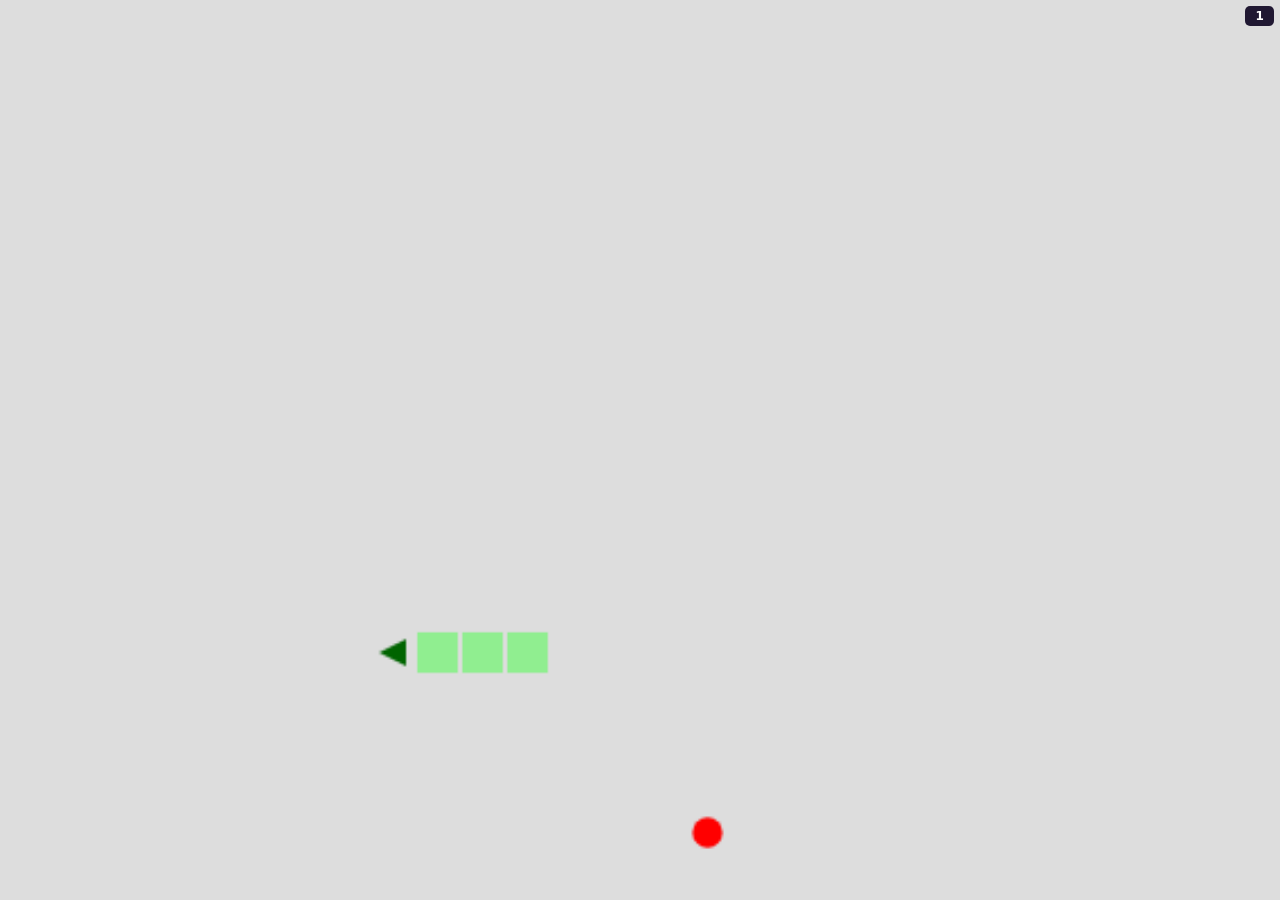
<file: games/gigachat.html>
<!DOCTYPE html>
<html lang="ru">

<head>
    <meta charset="UTF-8">
    <title>Змейка 2.0</title>
    <style>
        body {
            margin: 0;
            padding: 0;
            background-color: #f0f0f0;
            display: flex;
            justify-content: center;
            align-items: center;
            height: 100vh;
            font-family: 'Courier New', monospace;
            color: #333;
            user-select: none;
        }

        #game-container {
            text-align: center;
            background-color: #fff;
            padding: 20px;
            border-radius: 10px;
            box-shadow: 0 0 20px rgba(0, 0, 0, 0.1);
            border: 1px solid #ddd;
        }

        canvas {
            background-color: #ddd;
            display: block;
            margin: 0 auto;
            border: 2px solid #aaa;
        }

        #score {
            margin-bottom: 10px;
            font-size: 1.2em;
            font-weight: bold;
        }

        button {
            padding: 10px 20px;
            font-size: 1em;
            background-color: #4CAF50;
            color: white;
            border: none;
            border-radius: 5px;
            cursor: pointer;
            margin-top: 15px;
        }

        button:hover {
            background-color: #45a049;
        }
    </style>
<link rel="stylesheet" href="board.css">
<script src="autopilot.js"></script>
</head>

<body style="--board-background:#ddd">
    <div id="game-container">
        <div id="score">Счёт: 0</div>
        <canvas id="gameCanvas" width="400" height="400"></canvas>
        <button id="restartBtn" style="display: none;">Играть снова</button>
    </div>

    <script>
        const canvas = document.getElementById('gameCanvas');
        const ctx = canvas.getContext('2d');
        const scoreDiv = document.getElementById('score');
        const restartBtn = document.getElementById('restartBtn');

        const gridSize = 20;
        let canvasWidth = canvas.width;
        let canvasHeight = canvas.height;

        let snake;
        let food;
        let dx, dy;
        let score;
        let gameInterval;
        let baseSpeed = 100;

        function startGame() {
            snake = [
                {x: 10, y: 10},
                {x: 9, y: 10},
                {x: 8, y: 10}
            ];
            score = 0;
            dx = 1;
            dy = 0;
            scoreDiv.textContent = 'Счёт: ' + score;
            placeFood();
            restartBtn.style.display = 'none';
            clearInterval(gameInterval);
            gameInterval = setInterval(gameLoop, baseSpeed);
        }

        function placeFood() {
            food = {
                x: Math.floor(Math.random() * (canvasWidth / gridSize)),
                y: Math.floor(Math.random() * (canvasHeight / gridSize))
            };
            // Гарантируем, что еда не появится на змейке
            if (snake.some(segment => segment.x === food.x && segment.y === food.y)) {
                placeFood();
            }
        }

        function gameLoop() {
            ({x:dx, y:dy} = snakeDemo.direction({size:canvasWidth / gridSize, snake, dir:{x:dx, y:dy}, food}));
            moveSnake();
            if (checkCollision() || score >= 40) {
                clearInterval(gameInterval);
                setTimeout(startGame, 750);
                return;
            }
            checkFood();
            clearCanvas();
            drawFood();
            drawSnake();
        }

        function moveSnake() {
            const head = {x: snake[0].x + dx, y: snake[0].y + dy};
            snake.unshift(head);
            if (head.x !== food.x || head.y !== food.y) {
                snake.pop();
            }
        }

        function checkCollision() {
            const head = snake[0];
            if (head.x < 0 || head.x >= canvasWidth / gridSize || head.y < 0 || head.y >= canvasHeight / gridSize) {
                return true;
            }
            for (let i = 1; i < snake.length; i++) {
                if (head.x === snake[i].x && head.y === snake[i].y) {
                    return true;
                }
            }
            return false;
        }

        function checkFood() {
            const head = snake[0];
            if (head.x === food.x && head.y === food.y) {
                score++;
                scoreDiv.textContent = 'Счёт: ' + score;
                placeFood();
                clearInterval(gameInterval);
                const newSpeed = Math.max(60, baseSpeed - score * 3);
                gameInterval = setInterval(gameLoop, newSpeed);
            }
        }

        function clearCanvas() {
            ctx.fillStyle = '#ddd';
            ctx.fillRect(0, 0, canvasWidth, canvasHeight);
        }

        function drawSnake() {
            snake.forEach((segment, index) => {
                if (index === 0) {
                    ctx.fillStyle = '#006400';
                    const centerX = segment.x * gridSize + gridSize / 2;
                    const centerY = segment.y * gridSize + gridSize / 2;
                    const size = gridSize * 0.6;
                    ctx.beginPath();
                    if (dx === 1 && dy === 0) { // вправо
                        ctx.moveTo(centerX + size / 2, centerY);
                        ctx.lineTo(centerX - size / 2, centerY - size / 2);
                        ctx.lineTo(centerX - size / 2, centerY + size / 2);
                    } else if (dx === -1 && dy === 0) { // влево
                        ctx.moveTo(centerX - size / 2, centerY);
                        ctx.lineTo(centerX + size / 2, centerY - size / 2);
                        ctx.lineTo(centerX + size / 2, centerY + size / 2);
                    } else if (dx === 0 && dy === -1) { // вверх
                        ctx.moveTo(centerX, centerY - size / 2);
                        ctx.lineTo(centerX - size / 2, centerY + size / 2);
                        ctx.lineTo(centerX + size / 2, centerY + size / 2);
                    } else if (dx === 0 && dy === 1) { // вниз
                        ctx.moveTo(centerX, centerY + size / 2);
                        ctx.lineTo(centerX - size / 2, centerY - size / 2);
                        ctx.lineTo(centerX + size / 2, centerY - size / 2);
                    }
                    ctx.closePath();
                    ctx.fill();
                } else {
                    ctx.fillStyle = '#90EE90';
                    ctx.fillRect(segment.x * gridSize + 1, segment.y * gridSize + 1, gridSize - 2, gridSize - 2);
                }
            });
        }

        function drawFood() {
            ctx.fillStyle = '#FF0000';
            const centerX = food.x * gridSize + gridSize / 2;
            const centerY = food.y * gridSize + gridSize / 2;
            ctx.beginPath();
            ctx.arc(centerX, centerY, gridSize / 3, 0, Math.PI * 2);
            ctx.fill();
        }

        function changeDirection(e) {
            const key = e.key.toLowerCase();
            const goingUp = dy === -1;
            const goingDown = dy === 1;
            const goingLeft = dx === -1;
            const goingRight = dx === 1;

            // Стрелки
            if (e.keyCode === 37 && !goingRight) {dx = -1; dy = 0;}
            if (e.keyCode === 38 && !goingDown) {dx = 0; dy = -1;}
            if (e.keyCode === 39 && !goingLeft) {dx = 1; dy = 0;}
            if (e.keyCode === 40 && !goingUp) {dx = 0; dy = 1;}

            // WASD
            if (key === 'a' && !goingRight) {dx = -1; dy = 0;}
            if (key === 'w' && !goingDown) {dx = 0; dy = -1;}
            if (key === 'd' && !goingLeft) {dx = 1; dy = 0;}
            if (key === 's' && !goingUp) {dx = 0; dy = 1;}
        }

        function handleResize() {
            const scale = Math.min(window.innerWidth * 0.9 / canvasWidth, window.innerHeight * 0.7 / canvasHeight);
            const newWidth = canvasWidth * scale;
            const newHeight = canvasHeight * scale;
            canvas.style.width = newWidth + 'px';
            canvas.style.height = newHeight + 'px';
        }

        document.addEventListener('keydown', changeDirection);
        restartBtn.addEventListener('click', startGame);
        snakeDemo.mount(canvas);
        startGame();
    </script>
</body>

</html>
</file>
<file: games/board.css>
html, body {
  width: 100%;
  height: 100%;
  margin: 0;
  padding: 0;
  overflow: hidden;
}
body {
  display: grid;
  place-items: center;
  background: var(--board-background, #12111a);
}
body > :not(canvas):not(output):not(.board-mode) { display: none !important; }
body > canvas {
  width: min(100vw, 100vh);
  height: min(100vw, 100vh);
  margin: 0;
  border: 0;
  border-radius: 0;
}
body > output,
.board-mode {
  position: absolute;
  top: 6px;
  min-width: 2ch;
  padding: 4px 6px;
  border-radius: 5px;
  background: #201832;
  color: #fff;
  text-align: center;
  font: 600 12px/1 system-ui, sans-serif;
}

body > output { right: 6px; }
.board-mode {
  left: 6px;
  font-family: system-ui, "Segoe UI Symbol", sans-serif;
}
</file>
